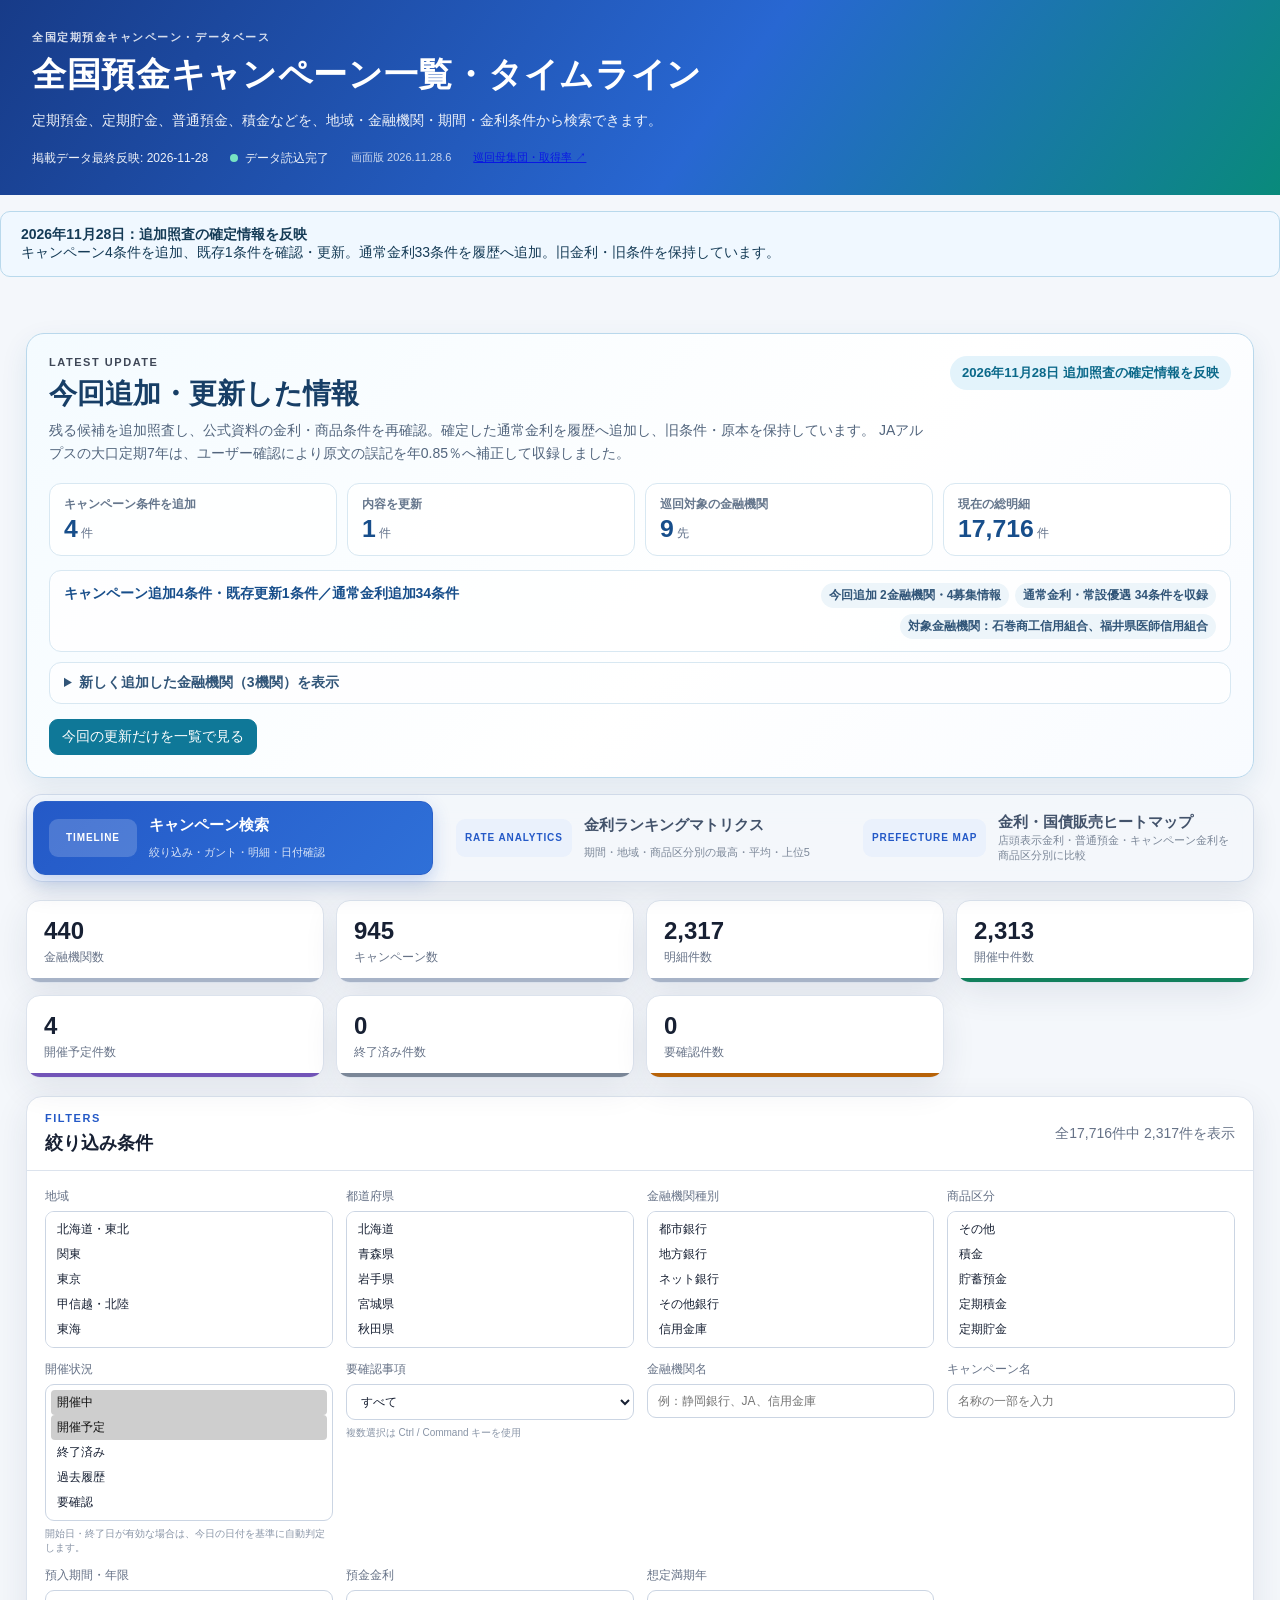
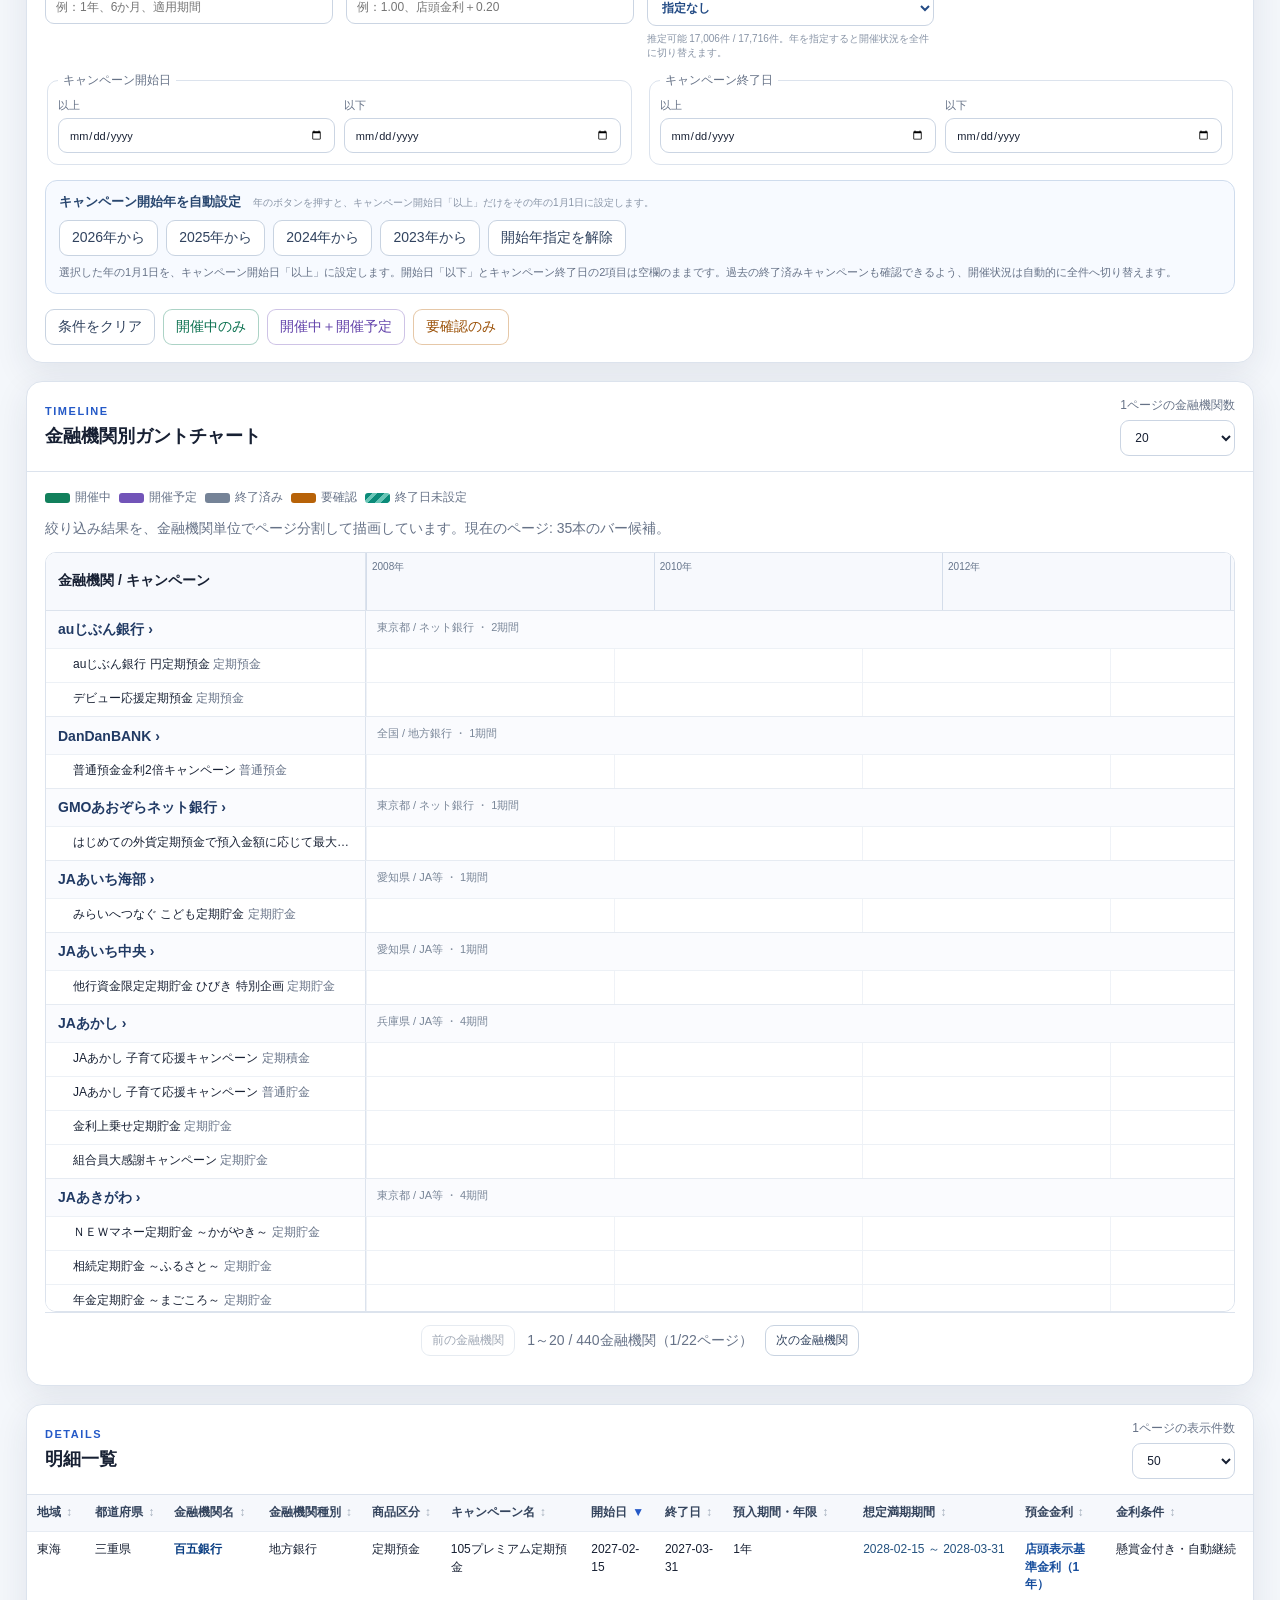
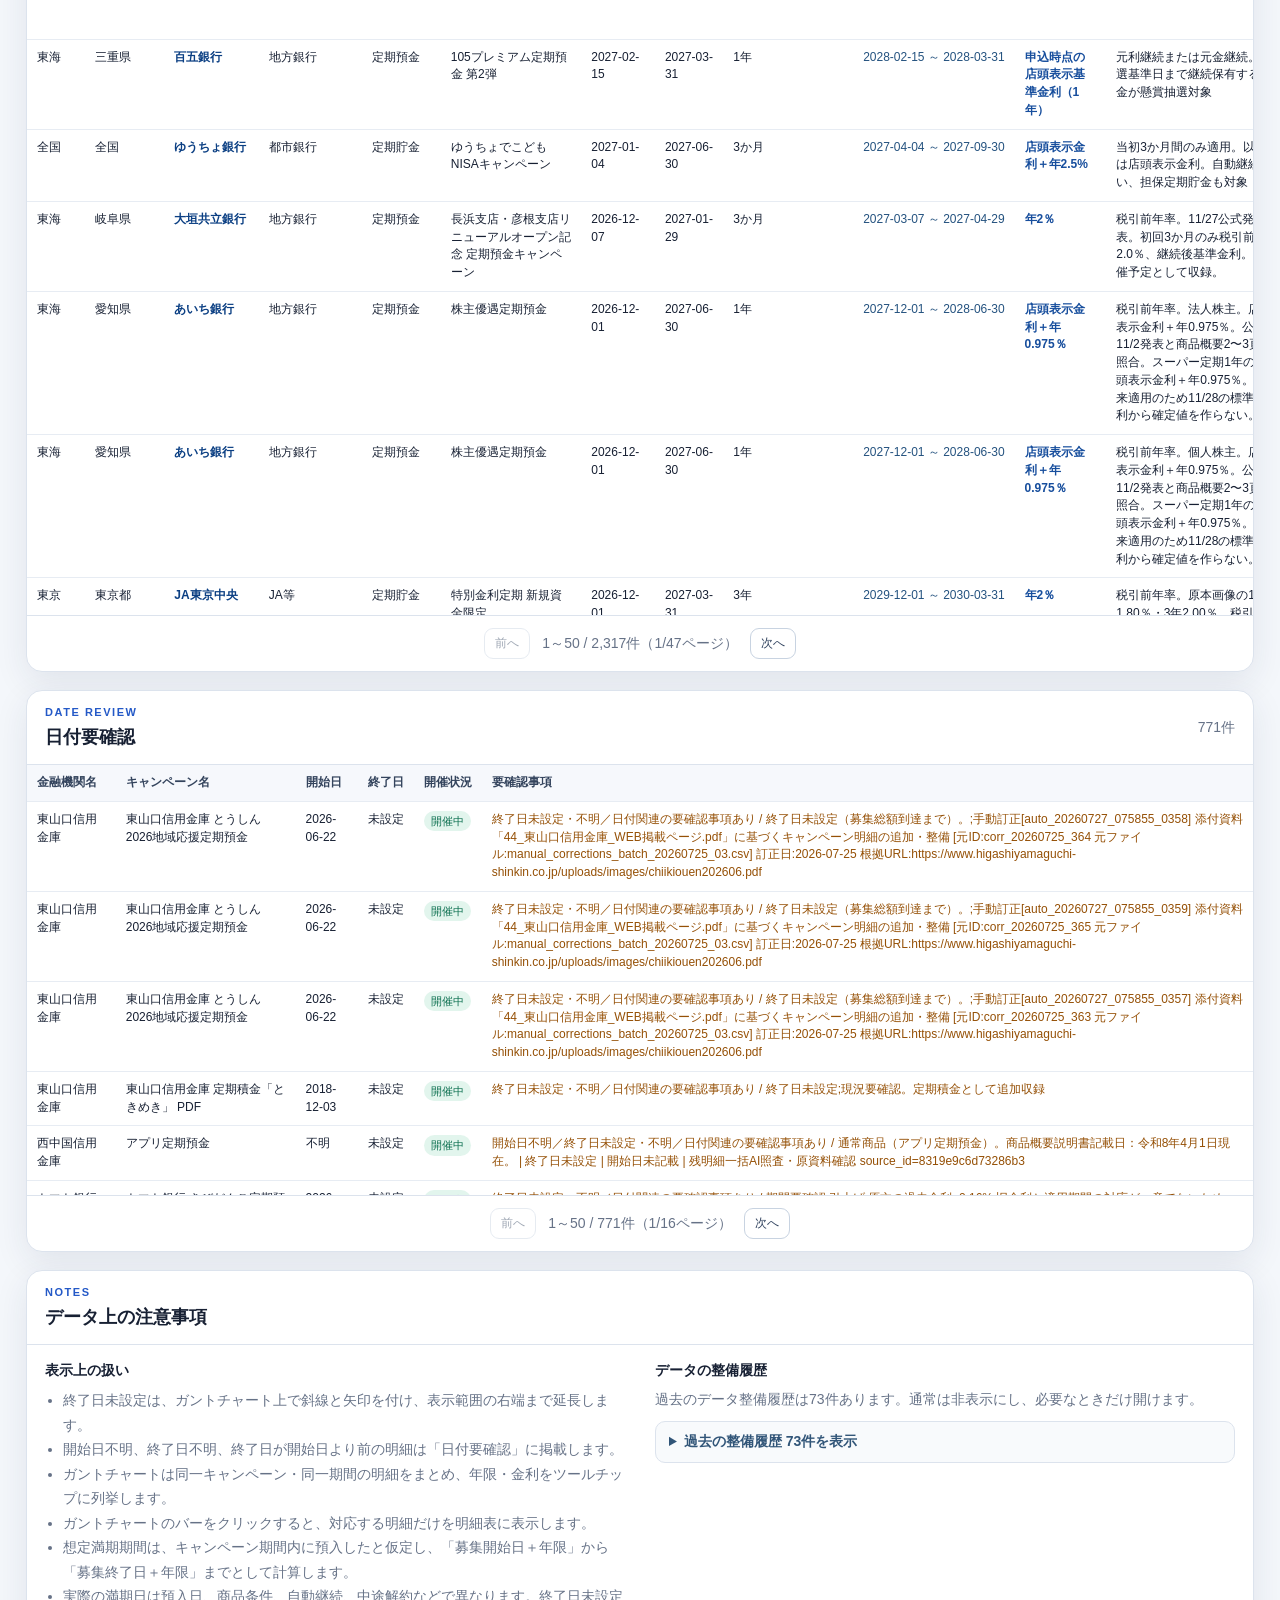
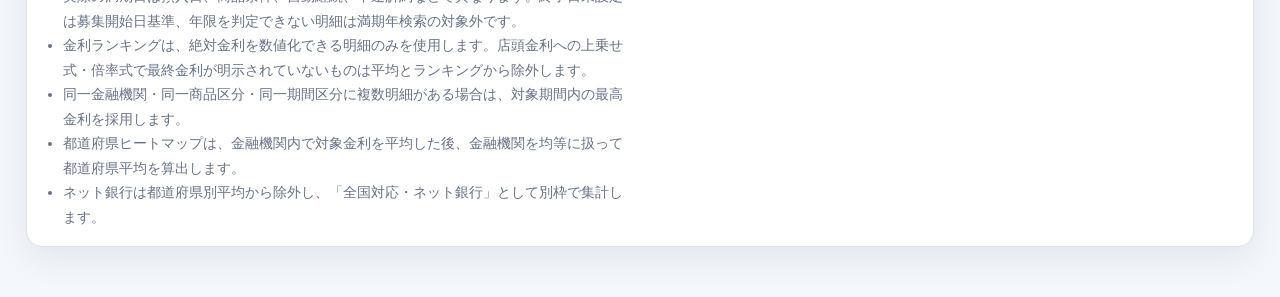
<file: index.html>
<!DOCTYPE html>

<html lang="ja">
<head>
<meta charset="utf-8"/>
<meta content="width=device-width, initial-scale=1, viewport-fit=cover" name="viewport"/>
<meta content="全国の預金キャンペーンを検索・比較できるガントチャート型データベース" name="description"/>
<meta content="no-cache, no-store, must-revalidate" http-equiv="Cache-Control"/>
<meta content="no-cache" http-equiv="Pragma"/>
<meta content="0" http-equiv="Expires"/>
<title>全国預金キャンペーン・データベース</title>
<link href="favicon_C_rate.svg?v=20260806-2" rel="icon" type="image/svg+xml"/>
<meta content="#0B7C93" name="theme-color"/>
<link href="styles.css?v=20261128-6" rel="stylesheet"/>
  <link rel="stylesheet" href="web_r1_bridge.css?v=20261025-20" data-r1-web-bridge="1">
<link rel="stylesheet" href="jgb_sales.css?v=20261121-2"/>
<link rel="stylesheet" href="institution_rate_matrix.css?v=20261121-8"/>
</head>
<body>
<header class="hero">
<div class="hero-inner">
<p class="eyebrow">全国定期預金キャンペーン・データベース</p>
<h1>全国預金キャンペーン一覧・タイムライン</h1>
<p class="hero-copy">定期預金、定期貯金、普通預金、積金などを、地域・金融機関・期間・金利条件から検索できます。</p>
<div class="hero-meta">
<span id="updatedAt">更新日時を読み込み中…</span>
<span class="status-dot" id="loadStatus">データ読込中</span>
<span class="app-version" id="appVersion">画面版 2026.11.28.6</span>
<a class="app-version" href="QUALITY_COVERAGE_DASHBOARD.html" target="_blank" rel="noopener">巡回母集団・取得率 ↗</a>
</div>
</div>
</header><section id="published-rate-update" style="max-width:1500px;margin:16px auto;padding:14px 20px;border:1px solid #b9d9ec;border-radius:10px;background:#f0f8ff;color:#153b56"><strong>2026年11月28日：追加照査の確定情報を反映</strong><br/>キャンペーン4条件を追加、既存1条件を確認・更新。通常金利33条件を履歴へ追加。旧金利・旧条件を保持しています。</section>
<main aria-busy="true" class="container" id="app">
<section class="alert error hidden" id="errorPanel" role="alert"></section>
<section class="alert warning hidden" id="warningPanel" role="status"></section>
<section aria-labelledby="latestUpdateTitle" class="latest-update-panel" id="latestUpdatePanel">
<div class="latest-update-heading">
<div>
<p class="section-kicker">LATEST UPDATE</p>
<h2 id="latestUpdateTitle">今回追加・更新した情報</h2>
<p class="latest-update-lead" id="latestUpdateLead">2026年11月2日版の全国データを読み込み中です。</p>
</div>
<div class="latest-update-date" id="latestUpdateDate">—</div>
</div>
<div aria-label="今回の更新件数" class="latest-update-metrics" id="latestUpdateMetrics"></div>
<div class="latest-update-compact" id="latestUpdateCompact" aria-live="polite"></div>
<details class="latest-update-details" id="latestUpdateDetails">
<summary id="latestUpdateDetailsToggle">金融機関別の内訳を表示</summary>
<div class="latest-update-list" id="latestUpdateList"></div>
</details>
<div class="latest-update-actions">
<button class="btn latest-update-button" id="showLatestOnly" type="button">今回の更新だけを一覧で見る</button>
<button class="btn hidden" id="showAllData" type="button">全データの表示に戻す</button>
</div>
</section>
<section aria-label="表示モード切替" class="workspace-tabs-shell" id="workspaceTabsShell">
<div aria-label="表示モード" class="workspace-tabs" role="tablist">
<button aria-controls="timelineTabPanel" aria-selected="true" class="workspace-tab is-active" data-view="timeline" id="timelineTab" role="tab" tabindex="0" type="button">
<span class="workspace-tab-kicker">TIMELINE</span>
<span class="workspace-tab-title">キャンペーン検索</span>
<span class="workspace-tab-description">絞り込み・ガント・明細・日付確認</span>
</button>
<button aria-controls="analyticsTabPanel" aria-selected="false" class="workspace-tab" data-view="analytics" id="analyticsTab" role="tab" tabindex="-1" type="button">
<span class="workspace-tab-kicker">RATE ANALYTICS</span>
<span class="workspace-tab-title">金利ランキングマトリクス</span>
<span class="workspace-tab-description">期間・地域・商品区分別の最高・平均・上位5</span>
</button>
<button aria-controls="heatmapTabPanel" aria-selected="false" class="workspace-tab" data-view="heatmap" id="heatmapTab" role="tab" tabindex="-1" type="button">
<span class="workspace-tab-kicker">PREFECTURE MAP</span>
<span class="workspace-tab-title">金利・国債販売ヒートマップ</span>
<span class="workspace-tab-description">47都道府県の1年・3年・5年平均とネット銀行比較</span>
</button>
</div>
</section><div aria-labelledby="timelineTab" class="workspace-tab-panel" id="timelineTabPanel" role="tabpanel"><section aria-label="集計" class="stat-grid">
<article class="stat-card"><div class="stat-number" id="statInstitutions">—</div><div class="stat-label">金融機関数</div></article>
<article class="stat-card"><div class="stat-number" id="statCampaigns">—</div><div class="stat-label">キャンペーン数</div></article>
<article class="stat-card"><div class="stat-number" id="statRecords">—</div><div class="stat-label">明細件数</div></article>
<article class="stat-card active"><div class="stat-number" id="statActive">—</div><div class="stat-label">開催中件数</div></article>
<article class="stat-card scheduled"><div class="stat-number" id="statScheduled">—</div><div class="stat-label">開催予定件数</div></article>
<article class="stat-card ended"><div class="stat-number" id="statEnded">—</div><div class="stat-label">終了済み件数</div></article>
<article class="stat-card review"><div class="stat-number" id="statReview">—</div><div class="stat-label">要確認件数</div></article>
</section><section class="panel" id="filtersPanel">
<div class="panel-header">
<div>
<p class="section-kicker">FILTERS</p>
<h2>絞り込み条件</h2>
</div>
<div class="panel-header-actions">
<div class="muted" id="filterSummary">—</div>
<button aria-controls="filtersBody" aria-expanded="true" class="btn small mobile-panel-toggle" id="mobileFilterToggle" type="button">条件を閉じる</button>
</div>
</div>
<div class="panel-body" id="filtersBody">
<div class="filter-grid">
<label>地域
            <select aria-label="地域（複数選択可）" id="regionFilter" multiple="" size="5"></select>
</label>
<label>都道府県
            <select aria-label="都道府県（複数選択可）" id="prefectureFilter" multiple="" size="5"></select>
</label>
<label>金融機関種別
            <select aria-label="金融機関種別（複数選択可）" id="institutionTypeFilter" multiple="" size="5"></select>
</label>
<label>商品区分
            <select aria-label="商品区分（複数選択可）" id="productTypeFilter" multiple="" size="5"></select>
</label>
<label>開催状況
            <select aria-label="開催状況（複数選択可）" id="statusFilter" multiple="" size="5"></select>
<span class="field-help">開始日・終了日が有効な場合は、今日の日付を基準に自動判定します。</span>
</label>
<label>要確認事項
            <select id="reviewFilter">
<option value="all">すべて</option>
<option value="yes">要確認事項あり</option>
<option value="no">要確認事項なし</option>
</select>
<span class="field-help">複数選択は Ctrl / Command キーを使用</span>
</label>
<label>金融機関名
            <input id="institutionSearch" placeholder="例：静岡銀行、JA、信用金庫" type="search"/>
</label>
<label>キャンペーン名
            <input id="campaignSearch" placeholder="名称の一部を入力" type="search"/>
</label>
<label>預入期間・年限
            <input id="termSearch" placeholder="例：1年、6か月、適用期間" type="search"/>
</label>
<label>預金金利
            <input id="rateSearch" placeholder="例：1.00、店頭金利＋0.20" type="search"/>
</label>
<label class="maturity-filter">想定満期年
            <select id="maturityYearFilter">
<option value="">指定なし</option>
</select>
<span class="field-help" id="maturityCoverage">満期推定可能件数を集計中…</span>
</label>
<fieldset class="date-fieldset">
<legend>キャンペーン開始日</legend>
<label>以上<input id="startFrom" type="date"/></label>
<label>以下<input id="startTo" type="date"/></label>
</fieldset>
<fieldset class="date-fieldset">
<legend>キャンペーン終了日</legend>
<label>以上<input id="endFrom" type="date"/></label>
<label>以下<input id="endTo" type="date"/></label>
</fieldset>
</div>
<div aria-label="キャンペーン開始年のクイック設定" class="date-quick-panel">
<div class="date-quick-title">
<strong>キャンペーン開始年を自動設定</strong>
<span class="field-help" id="quickPeriodStatus">年のボタンを押すと、キャンペーン開始日「以上」だけをその年の1月1日に設定します。</span>
</div>
<div class="date-preset-buttons">
<button aria-pressed="false" class="btn date-preset" data-label="2026年から" data-year="2026" type="button">2026年から</button>
<button aria-pressed="false" class="btn date-preset" data-label="2025年から" data-year="2025" type="button">2025年から</button>
<button aria-pressed="false" class="btn date-preset" data-label="2024年から" data-year="2024" type="button">2024年から</button>
<button aria-pressed="false" class="btn date-preset" data-label="2023年から" data-year="2023" type="button">2023年から</button>
<button class="btn date-preset-clear" id="clearDatePreset" type="button">開始年指定を解除</button>
</div>
<p class="date-quick-help">選択した年の1月1日を、キャンペーン開始日「以上」に設定します。開始日「以下」とキャンペーン終了日の2項目は空欄のままです。過去の終了済みキャンペーンも確認できるよう、開催状況は自動的に全件へ切り替えます。</p>
</div>
<div class="quick-actions">
<button class="btn" id="clearFilters">条件をクリア</button>
<button class="btn active-btn" id="activeOnly">開催中のみ</button>
<button class="btn scheduled-btn" id="activeScheduled">開催中＋開催予定</button>
<button class="btn review-btn" id="reviewOnly">要確認のみ</button>
</div>
</div>
</section><section class="panel" id="ganttPanel">
<div class="panel-header">
<div>
<p class="section-kicker">TIMELINE</p>
<h2>金融機関別ガントチャート</h2>
</div>
<div class="toolbar">
<label>1ページの金融機関数
            <select id="ganttPageSize">
<option value="10">10</option>
<option selected="" value="20">20</option>
<option value="30">30</option>
</select>
</label>
</div>
</div>
<div class="panel-body">
<div aria-label="凡例" class="legend">
<span><i class="legend-bar status-active"></i>開催中</span>
<span><i class="legend-bar status-scheduled"></i>開催予定</span>
<span><i class="legend-bar status-ended"></i>終了済み</span>
<span><i class="legend-bar status-review"></i>要確認</span>
<span><i class="legend-bar open-ended"></i>終了日未設定</span>
</div>
<p class="muted" id="ganttInfo"></p>
<p class="mobile-scroll-hint">横にスワイプしても左端の金融機関名・キャンペーン名は固定表示されます。バーをタップすると対応する明細へ移動します。</p>
<div class="gantt-wrap" id="ganttWrap"><div class="gantt" id="gantt"></div></div>
<div class="pager">
<button class="btn small" id="ganttPrev">前の金融機関</button>
<span class="muted" id="ganttPageInfo">—</span>
<button class="btn small" id="ganttNext">次の金融機関</button>
</div>
</div>
</section><section class="panel institution-detail-panel hidden" id="institutionDetailPanel" aria-labelledby="institutionDetailTitle">
<div class="institution-detail-hero">
<div>
<p class="section-kicker">FINANCIAL INSTITUTION PROFILE</p>
<h2 id="institutionDetailTitle">金融機関の詳細</h2>
<p id="institutionDetailMeta" class="muted"></p>
</div>
<button class="btn institution-detail-close" id="institutionDetailClose" type="button">一覧へ戻る</button>
</div>
<div class="institution-detail-body">
<div class="institution-summary-grid" id="institutionSummaryGrid"></div>
<section class="institution-subpanel institution-nearby-panel">
<div class="institution-subpanel-heading">
<div><h3>同県・近隣のキャンペーン金利マトリクス</h3><p class="muted" id="institutionNearbyDescription">金融機関を行、預入年限を列にして、開催中キャンペーンの金利を比較します。</p></div>
<label class="institution-nearby-filter">金融機関の業態
<select id="institutionNearbyTypeFilter" aria-label="同県・近隣キャンペーンの金融機関業態">
<option value="">すべての業態</option>
</select>
</label>
</div>
<div class="institution-nearby-columns" id="institutionNearbyCampaigns"></div>
</section>
<section class="institution-subpanel institution-timeline-panel">
<div class="institution-subpanel-heading">
<div><h3>キャンペーン預金タイムライン</h3><p class="muted" id="institutionTimelineDescription">この金融機関のキャンペーン募集期間を時系列で表示します。横棒を選ぶと対応する明細へ移動します。</p></div>
</div>
<div class="legend institution-timeline-legend"><span><i class="legend-bar status-active"></i>開催中</span><span><i class="legend-bar status-scheduled"></i>開催予定</span><span><i class="legend-bar status-ended"></i>終了済み</span><span><i class="legend-bar status-review"></i>要確認</span><span><i class="legend-bar open-ended"></i>終了日未設定</span></div>
<div class="gantt-wrap institution-detail-gantt-wrap"><div class="gantt" id="institutionCampaignTimeline"></div></div>
</section>
<section class="institution-subpanel">
<div class="institution-subpanel-heading">
<div><h3>金利履歴とTIBOR比較</h3><p class="muted">預金金利を階段状に保持し、TIBORと金利差を日次・週次・改定時点で比較できます。</p></div>
<div class="institution-chart-controls">
<label>表示する金利<select id="institutionSeriesSelect"></select></label>
<label id="institutionTermControl" hidden>預入期間・年限<select id="institutionTermSelect"><option value="all">全年限（各時点の最高金利）</option></select></label>
<label>表示粒度<select id="institutionComparisonFrequency"><option value="weekly" selected>週次（週末営業日）</option><option value="daily">日次（公表営業日）</option><option value="event">改定・開始日</option></select></label>
<label>TIBOR期間<select id="institutionTiborTenor"><option value="one_month">1か月</option><option value="three_month">3か月</option><option value="six_month">6か月</option><option value="twelve_month">12か月</option></select></label>
</div>
</div>
<div class="institution-chart-legend"><span><i class="deposit-line"></i>預金金利</span><span><i class="tibor-line"></i>日本円TIBOR</span><span><i class="spread-dot"></i>金利差（預金金利－TIBOR）</span></div>
<div class="institution-rate-chart" id="institutionRateChart"></div>
<div class="institution-spread-summary" id="institutionSpreadSummary"></div>
<div class="institution-spread-details hidden" id="institutionSpreadDetails"></div>
<p class="institution-tibor-note" id="institutionTiborNote"></p>
</section>
<section class="institution-subpanel">
<div class="institution-subpanel-heading"><div><h3>キャンペーン・預金商品の明細</h3><p class="muted" id="institutionCampaignCount"></p></div></div>
<div class="table-scroll"><table class="data-table institution-detail-table"><thead><tr><th>状況</th><th>商品区分</th><th>商品・キャンペーン名</th><th>募集・適用期間</th><th>年限</th><th>金利</th><th>条件</th><th>公式資料</th></tr></thead><tbody id="institutionCampaignBody"></tbody></table></div>
</section>
<section class="institution-subpanel">
<div class="institution-subpanel-heading"><div><h3>普通預金・店頭金利の履歴</h3><p class="muted" id="institutionBaseRateCount"></p></div></div>
<div class="table-scroll"><table class="data-table institution-detail-table"><thead><tr><th>基準日</th><th>商品分類</th><th>商品名</th><th>年限</th><th>金利</th><th>金額・条件</th><th>比較区分</th><th>公式資料</th></tr></thead><tbody id="institutionBaseRateBody"></tbody></table></div>
</section>
</div>
</section><section class="panel" id="tablePanel">
<div class="panel-header">
<div>
<p class="section-kicker">DETAILS</p>
<h2>明細一覧</h2>
</div>
<div class="toolbar">
<div class="mobile-sort-controls" aria-label="スマートフォン用並べ替え">
<label>並べ替え
<select id="mobileSortKey">
<option value="campaign_start_date">開始日</option>
<option value="campaign_end_date">終了日</option>
<option value="institution_name">金融機関名</option>
<option value="interest_rate">預金金利</option>
<option value="term">預入期間・年限</option>
<option value="status">開催状況</option>
</select>
</label>
<label>順序
<select id="mobileSortDir">
<option value="desc">降順</option>
<option value="asc">昇順</option>
</select>
</label>
</div>
<label>1ページの表示件数
            <select id="tablePageSize">
<option value="20">20</option>
<option selected="" value="50">50</option>
<option value="100">100</option>
<option value="200">200</option>
</select>
</label>
</div>
</div>
<div class="focus-banner hidden" id="focusBanner">
<span id="focusText"></span>
<button class="btn small" id="clearFocus">ガント選択を解除</button>
</div>
<div class="panel-body no-pad">
<div class="table-scroll">
<table class="data-table" id="detailTable">
<thead><tr>
<th data-sort="region">地域</th>
<th data-sort="prefecture">都道府県</th>
<th data-sort="institution_name">金融機関名</th>
<th data-sort="institution_type">金融機関種別</th>
<th data-sort="product_type">商品区分</th>
<th data-sort="campaign_name">キャンペーン名</th>
<th data-sort="campaign_start_date">開始日</th>
<th data-sort="campaign_end_date">終了日</th>
<th data-sort="term">預入期間・年限</th>
<th data-sort="_maturitySort">想定満期期間</th>
<th data-sort="interest_rate">預金金利</th>
<th data-sort="rate_condition">金利条件</th>
<th data-sort="eligibility_conditions">対象者・条件</th>
<th data-sort="deposit_amount">預入金額</th>
<th data-sort="status">開催状況</th>
<th data-sort="review_notes">要確認事項</th>
<th>商品URL</th>
</tr></thead>
<tbody id="detailBody"></tbody>
</table>
</div>
<div class="pager">
<button class="btn small" id="tablePrev">前へ</button>
<span class="muted" id="tablePageInfo">—</span>
<button class="btn small" id="tableNext">次へ</button>
</div>
</div>
</section><section class="panel" id="dateIssuesPanel">
<div class="panel-header">
<div>
<p class="section-kicker">DATE REVIEW</p>
<h2>日付要確認</h2>
</div>
<div class="muted" id="dateIssueCount">—</div>
</div>
<div class="panel-body no-pad">
<div class="table-scroll compact-table-scroll">
<table class="data-table compact-table">
<thead><tr><th>金融機関名</th><th>キャンペーン名</th><th>開始日</th><th>終了日</th><th>開催状況</th><th>要確認事項</th></tr></thead>
<tbody id="dateIssueBody"></tbody>
</table>
</div>
<div class="pager">
<button class="btn small" id="dateIssuePrev">前へ</button>
<span class="muted" id="dateIssuePageInfo">—</span>
<button class="btn small" id="dateIssueNext">次へ</button>
</div>
</div>
</section><section class="panel" id="notesPanel">
<div class="panel-header">
<div>
<p class="section-kicker">NOTES</p>
<h2>データ上の注意事項</h2>
</div>
</div>
<div class="panel-body notes-grid">
<div>
<h3>表示上の扱い</h3>
<ul>
<li>終了日未設定は、ガントチャート上で斜線と矢印を付け、表示範囲の右端まで延長します。</li>
<li>開始日不明、終了日不明、終了日が開始日より前の明細は「日付要確認」に掲載します。</li>
<li>ガントチャートは同一キャンペーン・同一期間の明細をまとめ、年限・金利をツールチップに列挙します。</li>
<li>ガントチャートのバーをクリックすると、対応する明細だけを明細表に表示します。</li>
<li>想定満期期間は、キャンペーン期間内に預入したと仮定し、「募集開始日＋年限」から「募集終了日＋年限」までとして計算します。</li>
<li>実際の満期日は預入日、商品条件、自動継続、中途解約などで異なります。終了日未設定は募集開始日基準、年限を判定できない明細は満期年検索の対象外です。</li>
<li>金利ランキングは、絶対金利を数値化できる明細のみを使用します。店頭金利への上乗せ式・倍率式で最終金利が明示されていないものは平均とランキングから除外します。</li>
<li>同一金融機関・同一商品区分・同一期間区分に複数明細がある場合は、対象期間内の最高金利を採用します。</li>
<li>都道府県ヒートマップは、金融機関内で対象金利を平均した後、金融機関を均等に扱って都道府県平均を算出します。</li>
<li>ネット銀行は都道府県別平均から除外し、「全国対応・ネット銀行」として別枠で集計します。</li>
</ul>
</div>
<div>
<h3>データの整備履歴</h3>
<p class="metadata-notes-summary" id="metadataNotesSummary">履歴を読み込み中…</p>
<details class="metadata-history">
<summary id="metadataNotesToggle">過去の整備履歴を表示</summary>
<ul id="metadataNotes"><li>読み込み中…</li></ul>
</details>
</div>
</div>
</section></div><div aria-labelledby="analyticsTab" class="workspace-tab-panel" hidden="" id="analyticsTabPanel" role="tabpanel"><section class="panel" id="rateAnalyticsPanel">
<div class="panel-header">
<div>
<p class="section-kicker">RATE ANALYTICS</p>
<h2>期間別金利ランキング・マトリクス</h2>
</div>
<div class="muted" id="analyticsSummary">条件を読み込み中…</div>
</div>
<div class="panel-body">
<div class="analytics-controls">
<fieldset class="analytics-period">
<legend>集計対象期間（期間が重なるキャンペーン）</legend>
<label>開始<input id="analyticsDateFrom" type="date"/></label>
<label>終了<input id="analyticsDateTo" type="date"/></label>
</fieldset>
<label>地域
            <select aria-label="ランキング対象地域（複数選択可）" id="analyticsRegionFilter" multiple="" size="5"></select>
</label>
<label>都道府県
            <select aria-label="ランキング対象都道府県（複数選択可）" id="analyticsPrefectureFilter" multiple="" size="5"></select>
<span class="field-help">地域を選択すると、該当する都道府県だけを表示します。</span>
</label>
<label>商品区分
            <select aria-label="ランキング対象商品区分（複数選択可）" id="analyticsProductFilter" multiple="" size="5"></select>
</label>
<label>ランキング金利
<select aria-label="ランキングに使用する金利" id="analyticsRateBasis">
<option selected="" value="maximum">達成可能な最高金利</option>
<option value="standard">標準金利</option>
</select>
<span class="field-help">内訳未収録の明細は従来の預金金利を使用します。</span>
</label>
<label>マトリクスのY軸
            <select aria-label="金利マトリクスに表示する金融機関の範囲" id="analyticsDisplayMode">
<option selected="" value="all">すべての金融機関（全順位）</option>
</select>
<span class="field-help">条件に一致する金融機関を省略せず、同一金利は同順位で表示します。</span>
</label>
<div class="analytics-actions">
<button class="btn" id="resetAnalytics">分析条件を初期化</button>
<span class="analytics-auto-update-note">条件を変更すると自動的に更新されます。</span>
</div>
</div>
<p class="analytics-help">定期預金・キャンペーン預金は6か月・1年・3年・5年で比較します。開始日・終了日を指定すると、その期間と1日以上重なるキャンペーンを集計します。普通預金を選択した場合は預入期間がないため、通常金利履歴の最新値を専用の「普通預金」列で比較します。地域・都道府県は複数選択でき、条件に一致する全金融機関を全順位で表示します。同一金利は同順位です。</p>
<p class="mobile-scroll-hint analytics-scroll-hint">平均・最高カードとランキング表は横にスワイプできます。</p>
<div aria-live="polite" class="analytics-results" id="analyticsResults"></div>
</div>
</section></div>

<div aria-labelledby="heatmapTab" class="workspace-tab-panel" hidden="" id="heatmapTabPanel" role="tabpanel">
<section class="panel" id="prefectureHeatmapPanel">
<div class="panel-header">
<div>
<p class="section-kicker">PREFECTURE RATE MAP</p>
<h2>都道府県別 預金・貯金金利ヒートマップ</h2>
</div>
<div class="muted" id="heatmapSummary">条件を読み込み中…</div>
</div>
<div class="panel-body">
<div class="heatmap-controls">
<fieldset class="heatmap-term-switch" aria-label="預入期間・年限">
<legend id="heatmapTermLegend">預入期間・年限</legend>
<div class="heatmap-term-buttons">
<button class="btn heatmap-term-button is-active" data-heatmap-term="1y" type="button" aria-pressed="true">1年</button>
<button class="btn heatmap-term-button" data-heatmap-term="3y" type="button" aria-pressed="false">3年</button>
<button class="btn heatmap-term-button" data-heatmap-term="5y" type="button" aria-pressed="false">5年</button>
</div>
</fieldset>
<label>商品区分
<select aria-label="ヒートマップ対象商品区分" id="heatmapProductFilter"></select>
</label>
<label>集計金利
<select aria-label="ヒートマップに使用する金利" id="heatmapRateBasis">
<option selected="" value="maximum">達成可能な最高金利</option>
<option value="standard">標準金利</option>
</select>
</label>
<fieldset class="analytics-period heatmap-campaign-period" id="heatmapCampaignPeriod" hidden>
<legend>集計対象期間（期間が重なるキャンペーン）</legend>
<label>開始<input id="heatmapCampaignDateFrom" type="date"/></label>
<label>終了<input id="heatmapCampaignDateTo" type="date"/></label>
</fieldset>
<label>地域金融機関の種別
<select aria-label="ヒートマップ対象金融機関種別（複数選択可）" id="heatmapInstitutionTypeFilter" multiple="" size="6"></select>
<span class="field-help">ネット銀行は都道府県平均に含めず、全国向け別枠で表示します。</span>
</label>
<label>開催状況
<select aria-label="ヒートマップ対象開催状況（複数選択可）" id="heatmapStatusFilter" multiple="" size="4"></select>
</label>
<div class="heatmap-actions">
<button class="btn" id="resetHeatmap" type="button">ヒートマップ条件を初期化</button>
<span class="analytics-auto-update-note">条件を変更すると自動更新されます。</span>
</div>
</div>
<section class="heatmap-institution-coverage" id="heatmapInstitutionCoverage" aria-live="polite">
<div class="heatmap-institution-coverage-heading">
<div><span class="section-kicker">INSTITUTION COVERAGE</span><strong>現在の条件で対象となる金融機関数</strong></div>
<span class="muted" id="heatmapInstitutionCoverageNote">対象金融機関を集計中…</span>
</div>
<div class="heatmap-institution-coverage-grid" id="heatmapInstitutionCoverageGrid"></div>
</section>
<p class="heatmap-help">商品区分で「普通預金」または「普通貯金」を選ぶと、年限を指定せず数値化可能な金利を集計します。定期預金・定期貯金では1年・3年・5年を選択できます。同じ金融機関に複数の対象明細がある場合は、その金融機関内で平均した後、各金融機関を均等に扱って都道府県平均を算出します。</p>
<div class="heatmap-summary-grid" id="heatmapSummaryCards"></div>
<div class="heatmap-main-grid">
<section class="heatmap-map-card" aria-label="日本地図ヒートマップ">
<div class="heatmap-card-heading">
<div><h3 id="heatmapMapTitle">1年平均金利</h3><p class="muted">都道府県を選択すると金融機関別内訳を表示します。</p></div>
<div class="heatmap-legend" id="heatmapLegend" aria-label="色の凡例"></div>
</div>
<div class="japan-map-scroll">
<svg aria-labelledby="heatmapMapTitle" class="geolonia-svg-map japan-prefecture-map" id="japanHeatmap" preserveAspectRatio="xMidYMid meet" role="img" viewBox="0 0 1000 1000" xmlns="http://www.w3.org/2000/svg">
  <title>Japanese Prefectures</title>
  <desc>都道府県ごとの平均預金金利を色分けして表示する日本地図です。地図形状はGeolonia Japanese Prefecturesを利用しています。</desc>
  <g class="svg-map" transform="matrix(1.028807, 0, 0, 1.028807, -47.544239, -28.806583)">
    <g class="prefectures" transform="matrix(1, 0, 0, 1, 6, 18)">
      <g class="okinawa kyushu-okinawa prefecture" data-code="47" stroke-linejoin="round" fill="#EEEEEE" fill-rule="nonzero" stroke="#000000" stroke-width="1.0" transform="translate(52.000000, 193.000000)">
        <title>沖縄 / Okinawa</title>
        <polygon points="4 109 6 110 4 111 0 110"/>
        <polygon points="48 121 55 123 51 129 39 124 42 122 44 125 46 118"/>
        <polygon points="132 113 130 110 132 110 130 108 133 105 132 100 135 108 142 114"/>
        <polygon points="225 23 224 28 219 23 223 21"/>
        <polygon points="73 117 77 112 79 113 73 120 72 126 66 127 64 125 67 122 63 119 71 120"/>
        <polygon points="287 20 291 17 286 15 285 8 292 10 292 14 299 13 298 11 307 0 309 5 309 9 305 15 300 15 299 19 293 19 294 21 288 25 281 25 286 34 281 31 276 39 280 41 270 46 270 38 277 32 275 24 280 25"/>
        <polygon points="127 106 126 103 128 104"/>
        <polygon points="279 8 279 6 283 8"/>
        <polygon points="293 11 294 13 292 12"/>
      </g>
      <g class="kagoshima kyushu kyushu-okinawa prefecture" data-code="46" stroke-linejoin="round" fill="#EEEEEE" fill-rule="nonzero" stroke="#000000" stroke-width="1.0" transform="translate(96.000000, 17.000000)">
        <title>鹿児島 / Kagoshima</title>
        <polygon points="23 949 26 951 23 952"/>
        <polygon points="33 960 32 954 39 950 48 956 47 961 41 965 35 964"/>
        <polygon points="64 953 64 958 59 959 58 952 62 949 63 939 70 929 71 938"/>
        <polygon points="38 844 43 848 52 844 57 850 56 852 61 859 66 864 65 869 70 871 73 880 80 881 80 888 78 891 75 890 70 896 75 899 73 903 76 902 69 905 66 910 50 918 50 913 55 910 59 898 53 889 54 884 48 881 53 879 54 883 57 884 61 878 54 872 50 874 44 887 46 898 51 901 49 906 43 907 40 901 27 901 28 897 25 896 27 894 22 890 31 890 35 880 32 871 27 867 30 860 28 848 31 846 35 848"/>
        <polygon points="31 837 34 836 33 838"/>
        <polygon points="27 848 24 842 29 840 30 844"/>
        <polygon points="4 868 6 865 7 867 2 875 0 874"/>
        <polygon points="12 864 9 861 14 861"/>
        <polygon points="284 149 280 150 279 146 289 144"/>
        <polygon points="301 126 301 118 306 118 305 122 309 126 308 129 303 132 300 128"/>
        <polygon points="363 98 360 99 359 97 365 93"/>
        <polygon points="344 90 331 98 335 101 330 104 327 103 329 107 323 102 325 99 316 97 324 97 325 95 321 94 335 88 337 90 339 86 344 85 342 89 344 87 345 89 347 82 349 88"/>
        <polygon points="324 108 322 106 320 108 318 101 323 102 322 105 328 107 325 109 326 107"/>
        <polygon points="355 12 352 16 352 13"/>
        <polygon points="361 1 363 0 365 4"/>
      </g>
      <g class="miyazaki kyushu kyushu-okinawa prefecture" data-code="45" stroke-linejoin="round" fill="#EEEEEE" fill-rule="nonzero" stroke="#000000" stroke-width="1.0" transform="translate(152.000000, 824.000000)">
        <title>宮崎 / Miyazaki</title>
        <polygon points="36 0 38 1 43 0 48 5 56 5 59 1 63 2 63 7 65 7 54 17 53 21 56 22 52 23 51 25 53 26 47 34 41 51 39 74 34 79 32 91 27 89 22 84 24 81 24 74 17 73 14 64 9 62 10 57 5 52 0 45 1 43 22 41 19 35 23 30 18 23 18 16 23 14 32 0"/>
      </g>
      <g class="oita kyushu kyushu-okinawa prefecture" data-code="44" stroke-linejoin="round" fill="#EEEEEE" fill-rule="nonzero" stroke="#000000" stroke-width="1.0" transform="translate(163.000000, 771.000000)">
        <title>大分 / Oita</title>
        <polygon points="0 34 3 29 0 26 2 24 1 19 5 13 12 9 19 10 20 3 33 7 38 0 47 4 49 10 46 18 43 17 43 20 35 22 36 26 40 28 56 27 50 36 56 36 53 38 56 40 61 38 62 41 57 41 55 45 65 49 59 49 61 51 57 54 60 55 54 56 54 60 52 60 52 55 48 54 45 58 37 58 32 53 27 54 25 53 21 49 22 43 15 30 9 30 10 36 8 39"/>
      </g>
      <g class="kumamoto kyushu kyushu-okinawa prefecture" data-code="43" stroke-linejoin="round" fill="#EEEEEE" fill-rule="nonzero" stroke="#000000" stroke-width="1.0" transform="translate(115.000000, 800.000000)">
        <title>熊本 / kumamoto</title>
        <path d="M8,37 L13,38 L13,48 L5,57 L1,58 L1,52 L5,51 L0,50 L4,40 L3,37 L8,37 Z M20,47 L14,47 L12,43 L19,39 L26,39 L23,47 L20,47 Z M24,34 L26,34 L26,38 L23,38 L24,34 Z M38,67 L33,61 L24,65 L19,61 L32,46 L30,40 L32,41 L31,39 L37,34 L26,34 L34,28 L35,23 L27,15 L26,10 L31,10 L30,7 L35,3 L39,4 L40,0 L48,5 L56,10 L58,7 L57,1 L63,1 L70,14 L69,20 L73,24 L69,24 L60,38 L55,40 L55,47 L60,54 L56,59 L59,65 L38,67 Z"/>
      </g>
      <g class="nagasaki kyushu kyushu-okinawa prefecture" data-code="42" stroke-linejoin="round" fill="#EEEEEE" fill-rule="nonzero" stroke="#000000" stroke-width="1.0" transform="translate(44.000000, 700.000000)">
        <title>長崎 / Nagasaki</title>
        <path d="M53,1 L55,0 L57,2 L54,5 L55,9 L49,15 L48,19 L51,18 L49,22 L51,21 L48,25 L48,20 L46,22 L46,19 L45,22 L42,20 L44,20 L45,15 L47,15 L45,14 L49,10 L46,8 L48,3 L52,3 L53,1 Z M46,29 L43,35 L37,36 L40,22 L41,24 L45,25 L44,22 L45,26 L48,25 L46,29 Z M67,59 L68,61 L64,63 L60,59 L62,59 L61,56 L64,53 L67,55 L66,57 L68,58 L67,59 Z M28,110 L25,115 L26,110 L23,107 L26,106 L26,102 L28,102 L30,94 L28,105 L33,106 L30,108 L28,106 L28,110 Z M24,112 L21,111 L21,109 L23,111 L22,108 L24,112 Z M19,113 L20,110 L19,116 L16,111 L19,113 Z M6,118 L9,117 L10,119 L12,115 L16,125 L9,124 L9,129 L0,126 L1,124 L3,126 L4,125 L2,125 L5,122 L4,116 L6,118 Z M65,80 L62,81 L64,78 L65,80 Z M67,82 L70,84 L67,86 L67,82 Z M29,88 L31,85 L33,87 L29,88 Z M54,76 L51,77 L55,74 L54,76 Z M66,86 L64,89 L66,96 L73,98 L72,102 L78,109 L86,112 L79,117 L92,118 L94,123 L92,130 L82,134 L80,128 L85,124 L84,122 L79,121 L71,123 L68,129 L60,134 L64,129 L63,126 L65,127 L67,123 L64,125 L63,118 L59,117 L56,111 L59,100 L63,104 L62,108 L63,106 L66,108 L64,115 L75,118 L71,112 L72,107 L69,103 L66,105 L65,99 L62,99 L62,97 L58,100 L60,98 L57,96 L57,93 L57,95 L53,93 L57,87 L54,86 L55,83 L60,82 L60,85 L65,84 L66,86 Z M49,88 L48,92 L42,94 L47,91 L45,89 L48,84 L52,84 L54,81 L55,84 L49,88 Z M15,115 L15,113 L18,116 L15,118 L15,115 Z M64,101 L63,104 L62,101 L64,98 L64,101 Z"/>
      </g>
      <g class="saga kyushu kyushu-okinawa prefecture" data-code="41" stroke-linejoin="round" fill="#EEEEEE" fill-rule="nonzero" stroke="#000000" stroke-width="1.0" transform="translate(108.000000, 773.000000)">
        <title>佐賀 / Saga</title>
        <polygon points="15 6 28 6 34 12 41 10 40 16 32 21 30 28 25 23 19 29 22 39 14 36 8 29 9 25 2 23 0 16 2 13 5 17 4 13 6 9 2 6 3 4 6 6 6 0 7 2 11 2 12 7"/>
      </g>
      <g class="fukuoka kyushu kyushu-okinawa prefecture" data-code="40" stroke-linejoin="round" fill="#EEEEEE" fill-rule="nonzero" stroke="#000000" stroke-width="1.0" transform="translate(123.000000, 752.000000)">
        <title>福岡 / Fukuoka</title>
        <polygon points="40 53 32 48 31 52 27 51 22 55 23 58 18 58 18 52 15 49 17 42 25 37 26 31 19 33 13 27 0 27 7 23 3 20 10 15 13 21 20 20 21 15 17 17 14 14 19 15 23 12 25 5 35 3 36 0 42 1 38 5 41 5 43 2 46 4 53 0 49 8 52 10 50 11 55 22 60 22 59 29 52 28 45 32 41 38 42 43 40 45 43 48"/>
      </g>
      <g class="kochi shikoku prefecture" data-code="39" stroke-linejoin="round" fill="#EEEEEE" fill-rule="nonzero" stroke="#000000" stroke-width="1.0" transform="translate(251.000000, 765.000000)">
        <title>高知 / Kochi</title>
        <path d="M61,0 L74,6 L80,4 L81,12 L88,13 L86,17 L88,21 L94,22 L87,41 L75,25 L65,21 L55,23 L55,21 L56,24 L44,28 L50,28 L44,29 L42,32 L41,29 L38,33 L39,38 L37,44 L34,44 L30,52 L25,53 L25,61 L22,64 L25,70 L21,66 L14,68 L9,65 L5,67 L6,61 L10,60 L9,57 L6,57 L8,54 L5,41 L9,44 L15,36 L20,33 L16,24 L27,23 L30,13 L37,4 L61,0 Z M1,69 L0,70 L0,67 L1,69 Z"/>
      </g>
      <g class="ehime shikoku prefecture" data-code="38" stroke-linejoin="round" fill="#EEEEEE" fill-rule="nonzero" stroke="#000000" stroke-width="1.0" transform="translate(225.000000, 737.000000)">
        <title>愛媛 / Ehime</title>
        <path d="M34,21 L31,20 L35,17 L34,21 Z M55,6 L51,6 L55,0 L57,3 L55,6 Z M60,5 L61,5 L60,7 L57,6 L60,5 Z M58,10 L54,12 L55,7 L60,8 L58,10 Z M32,85 L25,83 L25,86 L23,86 L24,81 L27,82 L21,76 L24,76 L22,72 L25,72 L22,71 L23,69 L20,67 L24,70 L28,66 L28,63 L24,63 L27,60 L19,60 L21,57 L19,56 L22,51 L16,50 L8,56 L0,57 L35,37 L41,18 L50,15 L48,11 L51,10 L59,24 L70,20 L80,22 L84,18 L89,20 L87,28 L63,32 L56,41 L53,51 L42,52 L46,61 L41,64 L35,72 L31,69 L34,82 L32,85 Z"/>
      </g>
      <g class="kagawa shikoku prefecture" data-code="37" stroke-linejoin="round" fill="#EEEEEE" fill-rule="nonzero" stroke="#000000" stroke-width="1.0" transform="translate(308.000000, 724.000000)">
        <title>香川 / Kagawa</title>
        <path d="M6,33 L1,31 L4,21 L0,17 L6,20 L19,10 L26,13 L30,9 L31,14 L34,11 L37,14 L36,17 L45,22 L44,25 L31,23 L22,30 L15,27 L6,33 Z M27,5 L25,4 L29,4 L27,5 Z M40,0 L42,0 L40,8 L38,7 L38,5 L35,9 L35,5 L31,3 L40,0 Z"/>
      </g>
      <g class="tokushima shikoku prefecture" data-code="36" stroke-linejoin="round" fill="#EEEEEE" fill-rule="nonzero" stroke="#000000" stroke-width="1.0" transform="translate(312.000000, 744.000000)">
        <title>徳島 / Tokushima</title>
        <path d="M50,2 L52,0 L51,4 L50,2 Z M41,2 L49,0 L49,3 L52,4 L48,13 L55,20 L50,24 L57,26 L38,36 L33,43 L27,42 L25,38 L27,34 L20,33 L19,25 L13,27 L0,21 L2,13 L11,7 L18,10 L27,3 L40,5 L41,2 Z"/>
      </g>
      <g class="yamaguchi chugoku prefecture" data-code="35" stroke-linejoin="round" fill="#EEEEEE" fill-rule="nonzero" stroke="#000000" stroke-width="1.0" transform="translate(168.000000, 710.000000)">
        <title>山口 / Yamaguchi</title>
        <path d="M45,0 L47,6 L43,11 L45,15 L50,15 L48,20 L50,24 L56,22 L58,24 L61,20 L60,16 L64,14 L64,21 L66,23 L67,29 L72,31 L72,36 L69,36 L70,44 L65,46 L65,54 L61,48 L57,48 L52,42 L47,44 L50,41 L46,38 L35,42 L32,39 L30,42 L29,40 L27,42 L27,38 L25,43 L21,45 L19,43 L16,45 L15,40 L9,36 L3,43 L3,36 L0,32 L4,27 L1,21 L4,17 L10,17 L5,15 L7,12 L16,14 L17,17 L24,17 L30,15 L29,12 L41,1 L43,2 L45,0 Z M64,54 L59,56 L62,52 L64,54 Z M75,50 L83,48 L78,50 L77,53 L73,50 L69,53 L67,48 L70,46 L75,50 Z M18,15 L18,13 L22,14 L18,15 Z M51,46 L48,46 L51,43 L51,46 Z"/>
      </g>
      <g class="hiroshima chugoku prefecture" data-code="34" stroke-linejoin="round" fill="#EEEEEE" fill-rule="nonzero" stroke="#000000" stroke-width="1.0" transform="translate(230.000000, 687.000000)">
        <title>広島 / Hiroshima</title>
        <path d="M73,40 L72,42 L69,40 L72,43 L70,42 L68,47 L63,45 L63,42 L54,44 L51,48 L39,49 L37,53 L30,55 L28,53 L25,56 L26,53 L23,47 L25,45 L17,44 L9,51 L10,54 L5,52 L4,46 L2,44 L2,37 L0,35 L5,30 L7,24 L6,22 L12,17 L20,19 L22,16 L27,18 L35,16 L32,11 L38,8 L45,0 L58,2 L65,4 L68,7 L66,14 L70,19 L69,24 L73,40 Z M45,53 L43,56 L41,53 L46,51 L45,53 Z M21,54 L20,50 L23,51 L22,59 L19,59 L21,56 L17,51 L21,54 Z M15,48 L16,50 L12,52 L15,48 Z M35,57 L33,56 L36,56 L35,57 Z M24,58 L26,58 L25,61 L28,61 L26,63 L20,62 L23,56 L26,56 L24,58 Z M59,49 L59,52 L56,49 L59,49 Z M57,50 L53,52 L54,50 L57,50 Z M60,44 L62,45 L59,47 L60,44 Z"/>
      </g>
      <g class="okayama chugoku prefecture" data-code="33" stroke-linejoin="round" fill="#EEEEEE" fill-rule="nonzero" stroke="#000000" stroke-width="1.0" transform="translate(295.000000, 673.000000)">
        <title>岡山 / Okayama</title>
        <polygon points="58 8 59 14 51 22 52 29 50 32 54 38 53 41 46 39 49 42 43 49 34 48 39 49 36 53 34 52 33 57 27 55 25 58 23 52 23 55 19 51 15 55 10 52 12 56 8 54 4 38 5 33 1 28 3 21 0 18 1 15 8 14 7 10 14 10 13 7 15 6 18 0 25 2 29 7 39 1 38 3 45 6 46 12"/>
      </g>
      <g class="shimane chugoku prefecture" data-code="32" stroke-linejoin="round" fill="#EEEEEE" fill-rule="nonzero" stroke="#000000" stroke-width="1.0" transform="translate(211.000000, 610.000000)">
        <title>島根 / Shimane</title>
        <path d="M74,14 L78,13 L75,17 L72,15 L73,19 L71,16 L74,14 Z M79,16 L77,19 L77,15 L79,14 L81,17 L79,16 Z M83,5 L88,0 L93,5 L92,9 L89,9 L91,11 L86,12 L83,5 Z M2,100 L10,98 L25,84 L35,78 L41,70 L52,65 L55,59 L53,55 L70,51 L76,46 L79,49 L87,48 L84,50 L82,51 L88,59 L87,68 L79,70 L81,73 L77,79 L64,77 L57,85 L51,88 L54,93 L46,95 L41,93 L39,96 L31,94 L25,99 L26,101 L24,107 L19,112 L21,114 L17,116 L18,120 L15,124 L13,122 L7,124 L5,120 L7,115 L2,115 L0,111 L4,106 L2,100 Z"/>
      </g>
      <g class="tottori chugoku prefecture" data-code="31" stroke-linejoin="round" fill="#EEEEEE" fill-rule="nonzero" stroke="#000000" stroke-width="1.0" transform="translate(288.000000, 658.000000)">
        <title>鳥取 / Tottori</title>
        <polygon points="7 33 0 31 4 25 2 22 10 20 11 11 5 3 7 2 9 6 15 8 23 4 34 6 55 5 64 0 71 17 71 21 65 23 53 27 52 21 45 18 46 16 36 22 32 17 25 15 22 21 20 22 21 25 14 25 15 29 8 30"/>
      </g>
      <g class="wakayama kinki prefecture" data-code="30" stroke-linejoin="round" fill="#EEEEEE" fill-rule="nonzero" stroke="#000000" stroke-width="1.0" transform="translate(385.000000, 737.000000)">
        <title>和歌山 / Wakayama</title>
        <path d="M41,32 L44,38 L49,41 L45,46 L46,50 L38,55 L37,59 L35,59 L36,56 L19,51 L14,44 L17,41 L9,37 L4,30 L0,30 L3,25 L0,24 L6,21 L1,18 L5,16 L4,14 L8,14 L0,6 L2,3 L5,6 L31,0 L35,9 L31,10 L25,17 L30,24 L28,30 L41,32 Z M49,23 L49,26 L44,29 L44,26 L49,23 Z"/>
      </g>
      <g class="nara kinki prefecture" data-code="29" stroke-linejoin="round" fill="#EEEEEE" fill-rule="nonzero" stroke="#000000" stroke-width="1.0" transform="translate(410.000000, 712.000000)">
        <title>奈良 / Nara</title>
        <polygon points="24 48 19 51 19 54 17 54 17 57 16 57 3 55 5 49 0 42 6 35 10 34 6 25 8 20 6 11 11 0 17 5 21 2 25 5 27 3 29 7 26 8 28 9 27 13 36 18 28 24 31 29 29 30 31 33 29 37 30 44 29 47"/>
      </g>
      <g class="hyogo kinki prefecture" data-code="28" stroke-linejoin="round" fill="#EEEEEE" fill-rule="nonzero" stroke="#000000" stroke-width="1.0" transform="translate(345.000000, 655.000000)">
        <title>兵庫 / Hyogo</title>
        <path d="M31,90 L23,93 L23,88 L20,89 L20,86 L38,67 L39,69 L32,79 L35,88 L31,90 Z M3,59 L4,56 L0,50 L2,47 L1,40 L9,32 L8,26 L14,24 L14,20 L7,3 L16,0 L33,1 L32,5 L36,10 L41,9 L42,11 L42,17 L36,17 L35,23 L42,28 L47,26 L49,33 L59,35 L58,40 L55,41 L56,45 L62,48 L60,49 L62,60 L59,62 L53,60 L40,66 L25,56 L11,57 L11,53 L8,58 L5,56 L3,59 Z"/>
      </g>
      <g class="osaka kinki prefecture" data-code="27" stroke-linejoin="round" fill="#EEEEEE" fill-rule="nonzero" stroke="#000000" stroke-width="1.0" transform="translate(387.000000, 695.000000)">
        <title>大阪 / Osaka</title>
        <polygon points="16 0 24 8 28 5 27 8 31 9 34 17 29 28 31 37 29 42 3 48 0 45 7 44 14 37 17 28 19 30 17 22 20 20 18 9 20 8 14 5 13 1"/>
      </g>
      <g class="kyoto kinki prefecture" data-code="26" stroke-linejoin="round" fill="#EEEEEE" fill-rule="nonzero" stroke="#000000" stroke-width="1.0" transform="translate(377.000000, 649.000000)">
        <title>京都 / Kyoto</title>
        <polygon points="44 63 41 55 37 54 38 51 34 54 26 46 27 41 17 39 15 32 10 34 3 29 4 23 10 23 10 17 9 15 4 16 0 11 1 7 3 10 2 8 19 0 23 7 15 14 18 15 20 11 20 15 24 17 23 21 25 18 27 19 25 14 31 11 32 14 31 20 34 25 46 27 51 32 48 46 51 56 55 56 59 62 60 66 58 68 54 65 50 68"/>
      </g>
      <g class="shiga kinki prefecture" data-code="25" stroke-linejoin="round" fill="#EEEEEE" fill-rule="nonzero" stroke="#000000" stroke-width="1.0" transform="translate(423.000000, 655.000000)">
        <title>滋賀 / Shiga</title>
        <path d="M20,0 L27,3 L28,9 L31,9 L34,16 L35,19 L31,29 L33,30 L34,40 L30,50 L24,53 L17,50 L16,55 L13,56 L9,50 L5,50 L2,40 L5,26 L0,21 L3,17 L6,18 L9,11 L12,13 L18,10 L18,7 L21,8 L20,0 Z M20,13 L20,16 L18,13 L14,16 L16,24 L8,32 L8,36 L5,42 L7,45 L9,36 L15,35 L16,31 L25,25 L26,21 L20,13 Z"/>
      </g>
      <g class="mie kinki prefecture" data-code="24" stroke-linejoin="round" fill="#EEEEEE" fill-rule="nonzero" stroke="#000000" stroke-width="1.0" transform="translate(426.000000, 683.000000)">
        <title>三重 / Mie</title>
        <polygon points="8 95 3 92 0 86 1 86 1 83 3 83 8 80 8 77 13 76 14 73 13 66 15 62 13 59 15 58 12 53 20 47 11 42 12 38 10 37 13 36 11 32 10 28 13 27 14 22 21 25 27 22 31 12 30 2 36 0 43 7 48 15 42 16 43 20 36 32 35 40 51 47 53 52 56 51 55 55 50 55 55 56 55 61 51 62 53 60 50 58 49 60 43 61 46 57 42 57 39 62 39 60 36 63 34 61 34 64 32 62 25 66 22 68 23 73 21 72 22 70 18 73 22 77 20 77 22 80 19 78 20 81 13 85"/>
      </g>
      <g class="aichi chubu prefecture" data-code="23" stroke-linejoin="round" fill="#EEEEEE" fill-rule="nonzero" stroke="#000000" stroke-width="1.0" transform="translate(469.000000, 673.000000)">
        <title>愛知 / Aichi</title>
        <polygon points="42 46 18 52 20 47 23 49 31 43 33 46 35 43 34 40 28 37 26 41 18 40 14 37 16 29 12 40 16 45 13 45 9 41 10 36 8 33 8 28 12 21 5 25 0 17 1 11 5 3 15 0 21 8 26 10 33 8 39 12 46 8 47 14 52 11 60 13 50 33 42 38"/>
      </g>
      <g class="shizuoka chubu prefecture" data-code="22" stroke-linejoin="round" fill="#EEEEEE" fill-rule="nonzero" stroke="#000000" stroke-width="1.0" transform="translate(511.000000, 659.000000)">
        <title>静岡 / Shizuoka</title>
        <polygon points="73 14 77 14 77 27 83 31 81 36 85 42 85 46 78 55 77 61 70 65 64 59 67 45 65 41 66 38 72 37 62 31 55 33 51 38 53 41 44 45 42 54 36 61 38 65 25 61 0 60 0 52 8 47 18 27 33 17 33 5 37 0 40 8 39 19 44 20 48 29 53 27 52 20 56 12 61 17"/>
      </g>
      <g class="gifu chubu prefecture" data-code="21" stroke-linejoin="round" fill="#EEEEEE" fill-rule="nonzero" stroke="#000000" stroke-width="1.0" transform="translate(450.000000, 608.000000)">
        <title>岐阜 / Gifu</title>
        <polygon points="66 4 69 10 64 20 67 24 66 28 60 35 55 35 53 40 59 43 64 50 62 53 68 59 66 63 68 66 65 66 67 70 65 73 58 77 52 73 45 75 40 73 34 65 24 68 20 76 19 82 12 75 6 77 4 76 8 66 7 63 4 56 1 56 0 50 5 41 11 44 12 42 25 41 28 37 22 29 24 23 29 13 26 10 30 5 34 7 35 11 44 0 47 2 52 0 52 2 56 0"/>
      </g>
      <g class="nagano chubu prefecture" data-code="20" stroke-linejoin="round" fill="#EEEEEE" fill-rule="nonzero" stroke="#000000" stroke-width="1.0" transform="translate(503.000000, 572.000000)">
        <title>長野 / Nagano</title>
        <polygon points="68 18 59 21 60 23 55 27 54 34 57 39 66 39 67 45 64 47 66 53 63 54 66 57 66 63 70 65 71 70 68 72 64 69 58 71 53 66 43 77 46 80 43 82 45 87 41 92 41 104 26 114 18 112 13 115 12 109 14 106 12 102 15 102 13 99 15 95 9 89 11 86 6 79 0 76 2 71 7 71 13 64 14 60 11 56 16 46 13 40 19 32 18 29 21 28 22 17 27 10 27 7 34 8 34 13 36 14 44 10 48 12 48 7 53 2 60 0 63 2 63 7 68 11"/>
      </g>
      <g class="yamanashi chubu prefecture" data-code="19" stroke-linejoin="round" fill="#EEEEEE" fill-rule="nonzero" stroke="#000000" stroke-width="1.0" transform="translate(546.000000, 638.000000)">
        <title>山梨 / Yamanashi</title>
        <polygon points="2 21 0 16 3 14 0 11 10 0 15 5 21 3 25 6 28 4 39 7 43 15 48 18 47 27 38 35 26 38 21 33 17 41 18 48 13 50 9 41 4 40 5 29"/>
      </g>
      <g class="fukui chubu prefecture" data-code="18" stroke-linejoin="round" fill="#EEEEEE" fill-rule="nonzero" stroke="#000000" stroke-width="1.0" transform="translate(408.000000, 618.000000)">
        <title>福井 / Fukui</title>
        <polygon points="40 0 46 8 56 9 61 14 66 13 64 19 70 27 67 31 54 32 53 34 47 31 42 40 35 37 36 45 33 44 33 47 27 50 24 48 21 55 18 54 15 58 3 56 0 51 1 45 3 49 10 46 6 49 13 50 15 47 13 48 13 45 19 47 17 45 20 43 18 40 26 41 25 35 28 33 29 38 31 39 32 32 25 19 34 6 34 2"/>
      </g>
      <g class="ishikawa chubu prefecture" data-code="17" stroke-linejoin="round" fill="#EEEEEE" fill-rule="nonzero" stroke="#000000" stroke-width="1.0" transform="translate(448.000000, 541.000000)">
        <title>石川 / Ishikawa</title>
        <path d="M37,26 L34,23 L41,23 L37,26 Z M28,77 L31,80 L26,90 L21,91 L16,86 L6,85 L0,77 L15,62 L26,44 L27,33 L25,29 L25,24 L22,23 L27,10 L52,0 L56,1 L57,5 L51,6 L50,15 L46,14 L39,22 L37,18 L34,19 L32,28 L38,30 L41,26 L41,36 L33,38 L31,48 L28,50 L30,54 L28,57 L29,61 L27,69 L28,77 Z"/>
      </g>
      <g class="toyama chubu prefecture" data-code="16" stroke-linejoin="round" fill="#EEEEEE" fill-rule="nonzero" stroke="#000000" stroke-width="1.0" transform="translate(475.000000, 575.000000)">
        <title>富山 / Toyama</title>
        <polygon points="41 37 31 33 27 35 27 33 22 35 19 33 10 44 9 40 5 38 1 43 0 35 2 27 1 23 3 20 1 16 4 14 6 4 14 2 11 8 23 15 31 11 33 3 43 0 47 3 50 14 49 25 46 26 47 29"/>
      </g>
      <g class="niigata chubu prefecture" data-code="15" stroke-linejoin="round" fill="#EEEEEE" fill-rule="nonzero" stroke="#000000" stroke-width="1.0" transform="translate(518.000000, 476.000000)">
        <title>新潟 / Niigata</title>
        <path d="M7,113 L4,102 L0,99 L14,94 L23,87 L30,87 L45,75 L55,60 L60,46 L79,34 L80,36 L79,35 L85,28 L94,0 L102,3 L102,10 L111,16 L109,20 L101,23 L101,31 L98,39 L101,44 L104,46 L95,56 L97,65 L89,65 L88,68 L79,69 L78,72 L80,76 L76,82 L81,87 L80,101 L73,94 L71,98 L67,99 L68,104 L65,105 L65,108 L53,114 L53,107 L48,103 L48,98 L45,96 L38,98 L33,103 L33,108 L29,106 L21,110 L19,109 L19,104 L12,103 L12,106 L7,113 Z M36,46 L28,47 L35,38 L33,35 L30,37 L30,31 L34,23 L43,14 L39,30 L46,31 L43,40 L36,46 Z"/>
      </g>
      <g class="kanagawa kanto prefecture" data-code="14" stroke-linejoin="round" fill="#EEEEEE" fill-rule="nonzero" stroke="#000000" stroke-width="1.0" transform="translate(584.000000, 656.000000)">
        <title>神奈川 / Kanagawa</title>
        <polygon points="10 0 24 6 28 11 28 6 30 6 27 4 30 2 44 9 40 13 36 12 39 16 36 16 36 23 42 26 38 30 39 33 35 33 36 28 33 24 26 22 15 25 11 28 12 34 10 34 4 30 4 17 0 17 9 9"/>
      </g>
      <g class="tokyo kanto prefecture" data-code="13" stroke-linejoin="round" fill="#EEEEEE" fill-rule="nonzero" stroke="#000000" stroke-width="1.0" transform="translate(585.000000, 642.000000)">
        <title>東京 / Tokyo</title>
        <path d="M49,173 L49,178 L44,171 L49,173 Z M34,113 L32,115 L29,114 L31,111 L34,113 Z M11,104 L13,106 L11,107 L11,104 Z M18,98 L16,96 L18,92 L18,98 Z M22,75 L22,69 L26,70 L26,76 L22,75 Z M48,7 L49,12 L47,16 L41,15 L43,19 L39,20 L43,20 L43,23 L29,16 L26,18 L29,20 L27,20 L27,25 L23,20 L9,14 L4,11 L0,3 L3,0 L18,4 L23,8 L30,5 L30,9 L36,6 L40,7 L42,5 L48,7 Z"/>
      </g>
      <g class="chiba kanto prefecture" data-code="12" stroke-linejoin="round" fill="#EEEEEE" fill-rule="nonzero" stroke="#000000" stroke-width="1.0" transform="translate(627.000000, 629.000000)">
        <title>千葉 / Chiba</title>
        <polygon points="5 29 7 25 6 20 6 13 0 0 8 10 19 15 37 11 37 8 55 20 55 24 45 24 34 35 32 57 19 61 7 75 0 71 5 69 3 66 4 63 3 58 5 53 1 49 4 45 7 46 7 42 13 39 18 33 11 26 6 30"/>
      </g>
      <g class="saitama kanto prefecture" data-code="11" stroke-linejoin="round" fill="#EEEEEE" fill-rule="nonzero" stroke="#000000" stroke-width="1.0" transform="translate(573.000000, 618.000000)">
        <title>埼玉 / Saitama</title>
        <polygon points="48 4 49 5 51 12 54 11 54 11 60 24 60 31 54 29 52 31 48 30 42 33 42 29 35 32 30 28 15 24 12 27 1 24 0 19 16 10 21 0 32 2 38 6"/>
      </g>
      <g class="gunma kanto prefecture" data-code="10" stroke-linejoin="round" fill="#EEEEEE" fill-rule="nonzero" stroke="#000000" stroke-width="1.0" transform="translate(557.000000, 570.000000)">
        <title>群馬 / Gunma</title>
        <polygon points="64 52 54 54 48 50 37 48 32 58 16 67 12 65 12 59 9 56 12 55 10 49 13 47 12 41 3 41 0 36 1 29 6 25 5 23 14 20 26 14 26 11 29 10 28 5 32 4 34 0 41 7 49 9 47 12 50 14 47 17 46 26 54 29 48 42 53 49 62 48"/>
      </g>
      <g class="tochigi kanto prefecture" data-code="9" stroke-linejoin="round" fill="#EEEEEE" fill-rule="nonzero" stroke="#000000" stroke-width="1.0" transform="translate(603.000000, 563.000000)">
        <title>栃木 / Tochigi</title>
        <polygon points="19 60 18 59 16 55 7 56 2 49 8 36 0 33 1 24 4 21 1 19 3 16 28 0 40 3 46 7 47 13 47 24 48 27 45 29 47 39 44 46 33 48 30 53 27 53 26 57"/>
      </g>
      <g class="ibaraki kanto prefecture" data-code="8" stroke-linejoin="round" fill="#EEEEEE" fill-rule="nonzero" stroke="#000000" stroke-width="1.0" transform="translate(622.000000, 575.000000)">
        <title>茨城 / Ibaraki</title>
        <polygon points="5 54 5 54 2 55 0 48 7 45 8 41 11 41 14 36 25 34 28 27 26 17 29 15 28 12 28 1 38 10 44 4 44 0 54 5 46 29 47 35 44 42 46 52 51 61 49 63 51 66 52 62 60 74 42 62 42 65 24 69 13 64"/>
      </g>
      <g class="fukushima tohoku prefecture" data-code="7" stroke-linejoin="round" fill="#EEEEEE" fill-rule="nonzero" stroke="#000000" stroke-width="1.0" transform="translate(594.000000, 511.000000)">
        <title>福島 / Fukushima</title>
        <polygon points="82 69 72 64 72 68 66 74 56 65 55 59 49 55 37 52 12 68 4 66 5 52 0 47 4 41 2 37 3 34 12 33 13 30 21 30 19 21 28 11 25 9 32 11 38 10 40 14 44 13 47 15 53 14 56 10 54 9 55 0 61 0 65 4 74 4 75 10 80 12 79 10 83 10 83 4 87 4 93 18 93 45 91 61"/>
      </g>
      <g class="yamagata tohoku prefecture" data-code="6" stroke-linejoin="round" fill="#EEEEEE" fill-rule="nonzero" stroke="#000000" stroke-width="1.0" transform="translate(612.000000, 439.000000)">
        <title>山形 / Yamagata</title>
        <polygon points="14 1 24 0 28 5 42 8 44 13 48 14 53 22 51 30 48 30 52 41 45 53 46 59 43 65 36 67 37 72 36 81 38 82 35 86 29 87 26 85 22 86 20 82 14 83 7 81 4 76 7 68 7 60 15 57 17 53 8 47 8 40 0 37 13 14"/>
      </g>
      <g class="akita tohoku prefecture" data-code="5" stroke-linejoin="round" fill="#EEEEEE" fill-rule="nonzero" stroke="#000000" stroke-width="1.0" transform="translate(617.000000, 352.000000)">
        <title>秋田 / Akita</title>
        <polygon points="54 97 47 102 43 101 39 100 37 95 23 92 19 87 9 88 11 78 16 69 17 47 11 39 3 42 0 33 6 36 12 28 15 19 15 11 10 6 14 7 17 3 29 5 32 2 39 7 42 5 45 7 55 0 55 5 60 5 59 16 55 21 57 39 52 40 55 44 52 48 54 53 50 59 47 70 55 83 52 86 55 91"/>
      </g>
      <g class="miyagi tohoku prefecture" data-code="4" stroke-linejoin="round" fill="#EEEEEE" fill-rule="nonzero" stroke="#000000" stroke-width="1.0" transform="translate(648.000000, 445.000000)">
        <title>宮城 / Miyagi</title>
        <path d="M33,70 L29,70 L29,76 L25,76 L26,78 L21,76 L20,70 L11,70 L7,66 L1,66 L0,61 L7,59 L10,53 L9,47 L16,35 L12,24 L15,24 L17,16 L12,8 L16,9 L23,4 L33,9 L41,8 L39,12 L45,16 L49,11 L55,14 L57,0 L64,1 L67,8 L62,5 L63,10 L59,14 L62,19 L60,17 L56,20 L60,22 L57,28 L61,28 L61,32 L58,30 L60,34 L57,35 L58,38 L61,37 L59,39 L61,41 L61,45 L57,43 L58,40 L55,41 L57,39 L56,37 L39,40 L36,43 L40,45 L35,46 L38,47 L32,57 L33,70 Z M43,41 L44,43 L42,43 L43,41 Z"/>
      </g>
      <g class="iwate tohoku prefecture" data-code="3" stroke-linejoin="round" fill="#EEEEEE" fill-rule="nonzero" stroke="#000000" stroke-width="1.0" transform="translate(664.000000, 354.000000)">
        <title>岩手 / Iwate</title>
        <polygon points="48 92 41 91 39 105 33 102 29 107 23 103 25 99 17 100 7 95 8 89 5 84 8 81 0 68 3 57 7 51 5 46 8 42 5 38 10 37 8 19 12 14 16 15 29 5 31 8 35 5 40 7 46 0 54 11 52 16 57 19 55 23 61 28 64 43 62 53 65 49 66 54 68 55 62 60 64 62 67 59 67 63 63 63 63 68 60 69 65 68 60 71 62 73 60 75 64 74 58 81 62 83 57 83 60 86 57 86 59 88 53 89 52 86 54 91 52 91 52 94 50 90"/>
      </g>
      <g class="aomori tohoku prefecture" data-code="2" stroke-linejoin="round" fill="#EEEEEE" fill-rule="nonzero" stroke="#000000" stroke-width="1.0" transform="translate(624.000000, 287.000000)">
        <title>青森 / Aomori</title>
        <polygon points="3 71 3 63 0 60 6 51 12 51 18 47 21 31 17 27 20 26 21 19 27 23 31 20 35 23 37 38 40 45 46 41 45 37 47 33 58 42 61 39 65 23 61 16 55 22 41 25 47 0 64 11 73 6 71 37 73 51 77 62 81 61 86 67 80 74 75 72 71 75 69 72 56 82 52 81 53 70 48 70 48 65 38 72 35 70 32 72 25 67 22 70 10 68 7 72"/>
      </g>
      <g class="hokkaido prefecture" data-code="1" stroke-linejoin="round" fill="#EEEEEE" fill-rule="nonzero" stroke="#000000" stroke-width="1.0" transform="translate(602.000000, 10.000000)">
        <title>北海道 / Hokkaido</title>
        <path d="M4,240 L3,245 L0,246 L0,237 L6,235 L4,240 Z M33,261 L32,250 L28,243 L23,242 L21,237 L17,236 L15,231 L19,223 L17,212 L19,209 L28,207 L34,198 L37,202 L39,201 L43,192 L49,187 L39,173 L40,166 L47,164 L60,174 L71,171 L71,174 L78,177 L83,174 L89,165 L83,140 L86,135 L93,132 L97,126 L96,103 L100,95 L101,85 L98,67 L90,48 L93,39 L92,33 L94,36 L99,35 L105,28 L131,55 L139,68 L155,85 L184,104 L213,109 L214,113 L219,118 L238,118 L260,91 L262,96 L252,119 L252,129 L255,135 L265,138 L263,140 L264,137 L258,137 L263,149 L269,156 L273,157 L280,149 L287,148 L277,156 L275,163 L258,166 L256,172 L252,177 L247,177 L245,175 L246,173 L243,172 L240,178 L243,180 L228,181 L220,178 L205,186 L191,202 L182,216 L179,225 L180,240 L178,248 L164,237 L141,228 L113,211 L100,209 L103,206 L88,214 L72,230 L69,227 L73,227 L68,226 L66,220 L58,212 L47,213 L42,220 L39,230 L40,234 L52,242 L62,242 L71,254 L80,257 L82,260 L76,265 L72,267 L63,263 L60,265 L60,261 L57,260 L55,265 L48,269 L48,278 L40,282 L37,287 L30,284 L27,278 L28,269 L33,261 Z M71,48 L73,45 L77,47 L79,52 L75,55 L71,52 L71,48 Z M65,35 L65,33 L67,35 L66,45 L63,35 L65,35 Z M369,17 L367,13 L365,13 L363,17 L365,23 L364,26 L359,28 L357,35 L350,34 L351,41 L341,50 L341,54 L335,54 L335,56 L339,58 L339,62 L336,65 L332,64 L332,69 L329,66 L330,71 L327,78 L331,79 L336,70 L341,69 L346,59 L356,50 L358,40 L363,43 L369,41 L384,24 L397,15 L406,13 L407,10 L404,6 L407,2 L402,0 L396,2 L384,20 L373,22 L369,17 Z M290,99 L295,93 L303,91 L308,84 L311,85 L314,79 L304,82 L296,77 L293,79 L289,89 L280,104 L280,107 L266,122 L268,129 L273,128 L273,132 L274,119 L282,114 L283,109 L286,109 L287,102 L290,99 Z M322,125 L334,115 L329,113 L325,116 L326,117 L319,119 L319,123 L321,122 L322,125 Z M300,142 L304,137 L297,139 L300,142 Z M291,146 L293,143 L289,144 L291,146 Z"/>
      </g>
    </g>
    <g class="boundary-line" stroke="#EEEEEE" stroke-width="12" stroke-linejoin="round" style="">
      <line x1="320.227" y1="361.996" x2="582.351" y2="109.378" style=""/>
      <line x1="277.337" y1="380.162" x2="46.213" y2="380.162" style=""/>
    </g>
  </g>
</svg>

</div>
</section>
<section class="heatmap-ranking-card">
<div class="heatmap-card-heading"><div><h3>都道府県ランキング</h3><p class="muted">金融機関均等平均の高い順</p></div></div>
<div class="heatmap-ranking-list" id="heatmapRanking"></div>
</section>
</div>
<section class="heatmap-detail-card" id="heatmapPrefectureDetail" aria-live="polite">
<div class="heatmap-empty">地図またはランキングから都道府県を選択してください。</div>
</section>
<section class="online-bank-card">
<div class="heatmap-card-heading">
<div><p class="section-kicker">INSTITUTION RANKING</p><h3>選択業種・金融機関ランキング</h3><p class="muted">上で選択した金融機関種別に属する全金融機関を金利順に表示します。</p></div>
<div class="online-bank-headline" id="onlineBankHeadline">—</div>
</div>
<div class="online-bank-results" id="onlineBankResults"></div>
</section>
<p class="heatmap-footnote">本ヒートマップは、金融機関に登録された都道府県を基準に集計しています。実際の申込可能地域とは異なる場合があります。対象データのない都道府県はグレー表示です。地図形状は Geolonia Japanese Prefectures（GFDL）を利用しています。</p>
</div>
</section>
</div>
</main>
<div class="tooltip" id="tooltip" role="tooltip"></div>
<noscript><div class="noscript">この画面の利用にはJavaScriptが必要です。</div></noscript>
<script defer src="base_rate_comparison.js?v=20261120-7"></script>
<script defer="" src="app.js?v=20261128-6"></script>
  <script defer src="institution_detail.js?v=20261128-6"></script>
  <script defer src="web_r1_bridge.js?v=20261128-6" data-r1-web-bridge="1"></script>
  <script defer src="./web_heatmap_unified_patch.js?v=20261128-6"></script>
  <script defer src="./aichi_shinkin_municipality_prototype.js?v=20261121-11"></script>
  <script defer src="./gifu_shinkin_municipality_prototype.js?v=20261121-11"></script>
<script defer src="jgb_sales.js?v=20261121-3"></script>
</body>
</html>
</file>
<file: styles.css>
:root {
  --bg: #f4f7fb;
  --card: #ffffff;
  --ink: #172033;
  --muted: #667287;
  --line: #dce3ed;
  --line-soft: #edf1f6;
  --blue: #2459c7;
  --blue-dark: #173e91;
  --teal: #0b8b79;
  --green: #12805c;
  --purple: #7254b8;
  --orange: #b76208;
  --red: #a94040;
  --shadow: 0 10px 34px rgba(28, 46, 79, .09);
  --label-width: 320px;
}

/* Financial institution detail view */
.institution-name {
  appearance: none;
  border: 0;
  background: transparent;
  color: #0b3f83;
  padding: 0;
  font: inherit;
  font-weight: 900;
  text-align: left;
  cursor: pointer;
}
.institution-name:hover, .institution-name:focus-visible,
.institution-table-link:hover, .institution-table-link:focus-visible { color: #0b7c93; text-decoration: underline; }
.institution-table-link { appearance: none; border: 0; background: transparent; color: #0b3f83; padding: 0; font: inherit; font-weight: 800; text-align: left; cursor: pointer; }
body.institution-detail-mode #timelineTabPanel > :not(#institutionDetailPanel) { display: none !important; }
.institution-detail-panel { overflow: hidden; border-color: #aac7e9; box-shadow: 0 18px 46px rgba(31,75,128,.14); }
.institution-detail-hero { display: flex; align-items: flex-start; justify-content: space-between; gap: 24px; padding: 25px 28px; color: #fff; background: linear-gradient(125deg,#164f9f 0%,#256ad2 55%,#0b8e94 100%); }
.institution-detail-hero .section-kicker, .institution-detail-hero .muted { color: rgba(255,255,255,.82); }
.institution-detail-hero h2 { margin: 3px 0 7px; font-size: clamp(24px,3vw,38px); }
.institution-detail-close { flex: 0 0 auto; background: #fff; border-color: #fff; color: #164f9f; font-weight: 800; }
.institution-detail-body { display: grid; gap: 18px; padding: 22px; background: #f5f8fc; }
.institution-summary-grid { display: grid; grid-template-columns: repeat(5,minmax(0,1fr)); gap: 12px; }
.institution-summary-grid article { min-height: 110px; padding: 15px 16px; border: 1px solid #d6e2ef; border-top: 4px solid #2c6fd1; border-radius: 13px; background: #fff; }
.institution-summary-grid span, .institution-summary-grid small { display: block; color: #687a92; }
.institution-summary-grid span { font-size: 12px; font-weight: 800; }
.institution-summary-grid strong { display: block; margin: 8px 0 5px; color: #123f83; font-size: 25px; line-height: 1.08; }
.institution-summary-grid small { font-size: 11px; overflow-wrap: anywhere; }
.institution-subpanel { min-width: 0; padding: 18px; border: 1px solid #d6e2ef; border-radius: 14px; background: #fff; }
.institution-nearby-columns { display: grid; grid-template-columns: repeat(2,minmax(0,1fr)); gap: 14px; }
.institution-nearby-filter { display: grid; gap: 5px; min-width: 220px; color: #526780; font-size: 11px; font-weight: 800; }
.institution-nearby-filter select { width: 100%; min-height: 40px; padding: 8px 34px 8px 11px; border: 1px solid #b9cbe0; border-radius: 9px; background: #fff; color: #173f77; font: inherit; font-size: 13px; }
.institution-nearby-group { min-width: 0; overflow: hidden; border: 1px solid #dbe5f0; border-radius: 12px; background: #f8fbff; }
.institution-nearby-group-heading { display: flex; align-items: center; justify-content: space-between; gap: 10px; padding: 11px 13px; border-bottom: 1px solid #dbe5f0; background: #eef5fd; }
.institution-nearby-group-heading h4 { margin: 0; color: #173f77; font-size: 14px; }
.institution-nearby-group-heading span { color: #60758e; font-size: 11px; font-weight: 800; }
.institution-nearby-list { display: grid; gap: 8px; max-height: 520px; padding: 10px; overflow: auto; }
.institution-nearby-card { display: grid; grid-template-columns: minmax(0,1fr) auto; gap: 6px 12px; padding: 11px 12px; border: 1px solid #dfe7f1; border-radius: 10px; background: #fff; }
.institution-nearby-card:hover { border-color: #aac7e9; box-shadow: 0 6px 16px rgba(31,75,128,.08); }
.institution-nearby-card-head { display: flex; flex-wrap: wrap; align-items: center; gap: 6px; min-width: 0; }
.institution-nearby-card .institution-table-link { overflow: hidden; text-overflow: ellipsis; white-space: nowrap; }
.institution-nearby-badge { padding: 2px 6px; border-radius: 999px; background: #e8f1fb; color: #426383; font-size: 10px; font-weight: 800; }
.institution-nearby-campaign { grid-column: 1 / -1; color: #26384f; font-size: 12px; font-weight: 800; line-height: 1.45; overflow-wrap: anywhere; }
.institution-nearby-meta { grid-column: 1 / -1; color: #687a92; font-size: 10px; line-height: 1.45; }
.institution-nearby-rate { grid-row: 1; grid-column: 2; color: #b0362f; font-size: 16px; font-weight: 900; white-space: nowrap; }
.institution-nearby-empty { padding: 22px 14px; color: #71839a; text-align: center; font-size: 12px; }
.institution-timeline-legend { display: flex; flex-wrap: wrap; gap: 12px; }
.institution-detail-gantt-wrap { max-height: 560px; }
.institution-detail-gantt-wrap .gantt-axis-label { padding-left: 14px; }
.institution-detail-gantt-wrap .gantt-label { padding-left: 14px; }
.institution-detail-gantt-wrap .gantt-row.is-selected { background: #fff7e8; }
.institution-detail-gantt-wrap .gantt-row.is-selected .gantt-label { background: #fff7e8; color: #9a4f00; font-weight: 900; }
.institution-campaign-row-highlight { animation: institution-row-highlight 2.4s ease-out; }
@keyframes institution-row-highlight { 0%,30% { background: #fff1c9; box-shadow: inset 4px 0 #e39a22; } 100% { background: transparent; box-shadow: none; } }
.institution-subpanel-heading { display: flex; align-items: flex-start; justify-content: space-between; gap: 20px; margin-bottom: 14px; }
.institution-subpanel-heading h3 { margin: 0 0 4px; color: #12365f; font-size: 18px; }
.institution-chart-controls { display: flex; flex-wrap: wrap; min-width: 0; max-width: 100%; gap: 10px; }
.institution-chart-controls label { min-width: 170px; max-width: 100%; color: #53657c; font-size: 11px; font-weight: 800; }
.institution-chart-controls select { display: block; width: 100%; min-width: 0; max-width: 100%; margin-top: 4px; padding: 8px 30px 8px 9px; border: 1px solid #c7d6e8; border-radius: 8px; background: #fff; color: #173a64; text-overflow: ellipsis; }
.institution-chart-legend { display: flex; flex-wrap: wrap; gap: 16px; margin: 6px 0 10px; color: #52657d; font-size: 12px; }
.institution-chart-legend span { display: inline-flex; align-items: center; gap: 6px; }
.institution-chart-legend i { display: inline-block; width: 24px; height: 4px; border-radius: 4px; }
.institution-chart-legend .deposit-line { background: #168866; }
.institution-chart-legend .tibor-line { background: #3978d6; }
.institution-chart-legend .spread-dot { background: #ec8a25; }
.institution-rate-chart { position: relative; width: 100%; max-width: 100%; min-height: 310px; overflow-x: auto; border: 1px solid #e0e8f2; border-radius: 12px; background: linear-gradient(#fbfdff,#f6f9fd); }
.institution-rate-svg { display: block; width: 100%; min-width: 720px; height: auto; }
.institution-grid-line { stroke: #dfe7f0; stroke-width: 1; }
.institution-axis { stroke: #91a4bb; stroke-width: 1.2; }
.institution-axis-label { fill: #677a91; font-size: 12px; }
.institution-deposit-path, .institution-tibor-path, .institution-spread-path { fill: none; stroke-width: 3.5; stroke-linecap: round; stroke-linejoin: round; }
.institution-deposit-path { stroke: #168866; }
.institution-tibor-path { stroke: #3978d6; }
.institution-spread-path { stroke: #ec8a25; stroke-width: 3; stroke-dasharray: 8 5; }
.institution-deposit-point { fill: #fff; stroke: #168866; stroke-width: 3; }
.institution-tibor-point { fill: #fff; stroke: #3978d6; stroke-width: 2.5; }
.institution-spread-point { fill: #fff7ed; stroke: #ec8a25; stroke-width: 2.5; }
.institution-chart-hit { fill: transparent; stroke: transparent; cursor: help; pointer-events: all; }
.institution-chart-hit:focus { stroke: rgba(24, 88, 177, .35); stroke-width: 3; outline: none; }
.institution-chart-tooltip { position: absolute; z-index: 5; display: grid; gap: 4px; width: max-content; min-width: 220px; max-width: min(390px, calc(100vw - 48px)); padding: 11px 13px; border: 1px solid #b8cce4; border-radius: 10px; background: rgba(255,255,255,.97); color: #273a52; box-shadow: 0 10px 30px rgba(27,55,92,.2); font-size: 12px; line-height: 1.45; opacity: 0; pointer-events: none; transform: translate(-50%, calc(-100% - 14px)); transition: opacity .12s ease; }
.institution-chart-tooltip.visible { opacity: 1; }
.institution-chart-tooltip strong { max-width: 360px; color: #123f77; font-size: 13px; overflow-wrap: anywhere; }
.institution-chart-tooltip span { display: block; }
.institution-chart-tooltip small { color: #687a92; }
.institution-chart-empty { display: grid; min-height: 310px; place-items: center; color: #71839a; }
.institution-spread-summary { display: grid; grid-template-columns: repeat(4,minmax(0,1fr)); gap: 10px; margin-top: 12px; }
.institution-spread-summary article, .institution-spread-empty { padding: 12px 14px; border: 1px solid #dbe5f0; border-radius: 10px; background: #f9fbfe; }
.institution-spread-summary span, .institution-spread-summary small { display: block; color: #687a92; font-size: 11px; }
.institution-spread-summary strong { display: block; margin: 4px 0; color: #173f77; font-size: 21px; }
.institution-spread-summary .positive strong { color: #087a61; }
.institution-spread-summary .negative strong { color: #b34141; }
.institution-tibor-note { margin: 12px 0 0; color: #66788e; font-size: 11px; line-height: 1.7; }
.institution-spread-details { margin-top: 14px; padding: 14px; border: 1px solid #dbe5f0; border-radius: 12px; background: #fffaf5; }
.institution-spread-details h4 { margin: 0; color: #173f77; font-size: 14px; }
.institution-spread-details > p { margin: 4px 0 10px; color: #687a92; font-size: 11px; }
.institution-spread-table-wrap { max-height: 310px; overflow: auto; border: 1px solid #e5eaf1; border-radius: 9px; background: #fff; }
.institution-spread-table { width: 100%; border-collapse: collapse; font-size: 11px; }
.institution-spread-table th, .institution-spread-table td { padding: 8px 10px; border-bottom: 1px solid #edf1f6; text-align: left; white-space: nowrap; }
.institution-spread-table th { position: sticky; top: 0; z-index: 1; background: #f4f7fb; color: #536982; }
.institution-spread-table td:last-child { min-width: 280px; white-space: normal; }
.institution-spread-table .positive { color: #087a61; }
.institution-spread-table .negative { color: #b34141; }
.institution-detail-table { min-width: 1120px; }
.institution-detail-table td { max-width: 360px; vertical-align: top; }

@media (max-width: 980px) {
  .institution-summary-grid { grid-template-columns: repeat(2,minmax(0,1fr)); }
  .institution-spread-summary { grid-template-columns: repeat(2,minmax(0,1fr)); }
}
@media (max-width: 680px) {
  .institution-detail-hero, .institution-subpanel-heading { display: grid; }
  .institution-detail-hero { padding: 20px 17px; }
  .institution-detail-close { width: 100%; }
  .institution-detail-body { padding: 12px; }
  .institution-summary-grid, .institution-spread-summary { grid-template-columns: 1fr; }
  .institution-nearby-columns { grid-template-columns: 1fr; }
  .institution-subpanel { padding: 13px; }
  .institution-chart-controls { display: grid; grid-template-columns: 1fr; width: 100%; }
  .institution-chart-controls label { min-width: 0; }
  .institution-rate-chart { margin-inline: -4px; }
}
* { box-sizing: border-box; }
html { scroll-behavior: smooth; }
body {
  margin: 0;
  background: var(--bg);
  color: var(--ink);
  font-family: -apple-system, BlinkMacSystemFont, "Segoe UI", "Noto Sans JP", "Yu Gothic UI", Meiryo, sans-serif;
  font-size: 14px;
}
button, input, select { font: inherit; }
button:focus-visible, input:focus-visible, select:focus-visible, a:focus-visible { outline: 3px solid rgba(36, 89, 199, .28); outline-offset: 2px; }
.hero { background: linear-gradient(125deg, #173b88, #2867d2 56%, #098a7b); color: #fff; }
.hero-inner { max-width: 1900px; margin: auto; padding: 30px 32px 28px; }
.eyebrow, .section-kicker { margin: 0 0 7px; font-size: 11px; font-weight: 800; letter-spacing: .14em; text-transform: uppercase; opacity: .82; }
.hero h1 { margin: 0; font-size: clamp(24px, 3vw, 34px); letter-spacing: .02em; }
.hero-copy { margin: 10px 0 0; max-width: 1000px; line-height: 1.75; opacity: .92; }
.app-version { opacity: .82; font-size: 11px; font-variant-numeric: tabular-nums; }
.hero-meta { display: flex; flex-wrap: wrap; gap: 14px 22px; margin-top: 17px; font-size: 12px; opacity: .92; }
.status-dot::before { content: ""; display: inline-block; width: 8px; height: 8px; border-radius: 50%; margin-right: 7px; background: #ffd166; }
.status-dot.ready::before { background: #7ff0c6; }
.status-dot.error::before { background: #ff9b9b; }
.container { max-width: 1900px; margin: auto; padding: 22px 26px 50px; }
.stat-grid { display: grid; grid-template-columns: repeat(7, minmax(135px, 1fr)); gap: 12px; margin-top: -8px; }
.stat-card { position: relative; overflow: hidden; background: var(--card); border: 1px solid var(--line); border-radius: 14px; padding: 16px 17px; box-shadow: var(--shadow); }
.stat-card::after { content: ""; position: absolute; inset: auto 0 0; height: 4px; background: #a8b4c8; }
.stat-card.active::after { background: var(--green); }
.stat-card.scheduled::after { background: var(--purple); }
.stat-card.ended::after { background: #7b8798; }
.stat-card.review::after { background: var(--orange); }
.stat-number { font-size: 24px; font-weight: 800; font-variant-numeric: tabular-nums; }
.stat-label { margin-top: 4px; color: var(--muted); font-size: 12px; }
.panel { margin-top: 18px; background: var(--card); border: 1px solid var(--line); border-radius: 16px; box-shadow: var(--shadow); overflow: hidden; }
.panel-header { display: flex; align-items: center; justify-content: space-between; flex-wrap: wrap; gap: 12px; padding: 15px 18px; border-bottom: 1px solid var(--line); }
.panel-header h2 { margin: 0; font-size: 18px; }
.panel-header .section-kicker { color: var(--blue); opacity: 1; }
.panel-body { padding: 17px 18px; }
.panel-body.no-pad { padding: 0; }
.muted { color: var(--muted); }
.hidden { display: none !important; }
.alert { margin-bottom: 14px; border-radius: 12px; padding: 13px 15px; line-height: 1.6; }
.alert.error { background: #fff0f0; border: 1px solid #eab7b7; color: #8c2929; }
.alert.warning { background: #fff7e8; border: 1px solid #efd29c; color: #81510d; }
.filter-grid { display: grid; grid-template-columns: repeat(6, minmax(150px, 1fr)); gap: 13px; align-items: start; }
.filter-grid > label, .toolbar label { display: flex; flex-direction: column; gap: 6px; color: var(--muted); font-size: 12px; }
.filter-grid input, .filter-grid select, .toolbar select { width: 100%; border: 1px solid #cbd5e3; background: #fff; border-radius: 9px; color: var(--ink); padding: 9px 10px; }
.filter-grid select[multiple] { min-height: 125px; padding: 5px; }
.filter-grid select[multiple] option { padding: 4px 6px; border-radius: 4px; }
.field-help { font-size: 10px; color: #8894a6; line-height: 1.35; }
.maturity-filter select { font-weight: 700; color: #234b85; }
.maturity-text { color: #24527f; white-space: nowrap; }
.maturity-text.unavailable { color: #9aa4b3; font-weight: 400; }
.date-fieldset { grid-column: span 2; display: grid; grid-template-columns: 1fr 1fr; gap: 9px; min-width: 0; border: 1px solid var(--line); border-radius: 11px; padding: 9px 10px 11px; }
.date-fieldset legend { color: var(--muted); font-size: 12px; padding: 0 5px; }
.date-fieldset label { display: flex; flex-direction: column; gap: 5px; color: var(--muted); font-size: 11px; }
.date-quick-panel { margin-top: 15px; padding: 12px 13px; border: 1px solid #cfdced; border-radius: 12px; background: #f7faff; }
.date-quick-title { display: flex; align-items: baseline; flex-wrap: wrap; gap: 7px 12px; margin-bottom: 9px; }
.date-quick-title strong { color: #28466f; font-size: 13px; }
.date-preset-buttons { display: flex; align-items: center; flex-wrap: wrap; gap: 8px; }
.date-preset.is-active { color: #fff; border-color: var(--blue); background: var(--blue); box-shadow: 0 3px 10px rgba(36,88,198,.2); }
.date-preset-clear { border-style: dashed; }
.date-quick-help { margin: 8px 0 0; color: var(--muted); font-size: 11px; line-height: 1.55; }
.quick-actions, .toolbar, .legend { display: flex; align-items: center; flex-wrap: wrap; gap: 8px; }
.quick-actions { margin-top: 15px; }
.btn { border: 1px solid #c8d3e1; background: #fff; color: #30425e; border-radius: 9px; padding: 8px 12px; cursor: pointer; transition: background .15s, border-color .15s, transform .15s; }
.btn:hover:not(:disabled) { background: #f4f8ff; border-color: #7f9ed2; transform: translateY(-1px); }
.btn:disabled { opacity: .45; cursor: not-allowed; }
.btn.primary { color: #fff; border-color: var(--blue); background: var(--blue); }
.btn.small { padding: 6px 10px; font-size: 12px; }
.btn.active-btn { border-color: rgba(18,128,92,.35); color: #0a704f; }
.btn.scheduled-btn { border-color: rgba(114,84,184,.35); color: #6242aa; }
.btn.review-btn { border-color: rgba(183,98,8,.35); color: #9a5006; }
.legend { margin-bottom: 7px; color: var(--muted); font-size: 12px; }
.legend > span { display: inline-flex; align-items: center; gap: 5px; }
.legend-bar { width: 25px; height: 10px; border-radius: 3px; display: inline-block; }
.legend-bar.status-active { background: var(--green); }
.legend-bar.status-scheduled { background: var(--purple); }
.legend-bar.status-ended { background: #758397; }
.legend-bar.status-review { background: var(--orange); }
.legend-bar.open-ended { background: repeating-linear-gradient(135deg, var(--teal), var(--teal) 5px, #69c5b6 5px, #69c5b6 9px); }
.gantt-wrap { position: relative; max-height: 760px; overflow: auto; border: 1px solid var(--line); border-radius: 11px; background: #fff; }
.gantt { width: max-content; min-width: 100%; }
.gantt-axis { width: max-content; min-width: 100%; display: grid; grid-template-columns: var(--label-width) 1fr; height: 58px; position: sticky; top: 0; z-index: 20; background: #f7f9fd; border-bottom: 1px solid var(--line); }
.gantt-axis-label { position: -webkit-sticky; position: sticky; left: 0; z-index: 22; padding: 19px 12px; background: #f7f9fd; border-right: 1px solid var(--line); font-weight: 800; }
.gantt-axis-time { position: relative; min-width: 820px; }
.gantt-tick { position: absolute; top: 0; bottom: 0; border-left: 1px solid #d4ddea; font-size: 10px; color: #66758b; padding: 7px 0 0 5px; white-space: nowrap; }
.institution-group { width: max-content; min-width: 100%; border-bottom: 1px solid #e6ebf2; }
.institution-title { width: max-content; min-width: 100%; display: grid; grid-template-columns: var(--label-width) 1fr; min-height: 37px; background: #fafbfe; }
.institution-name { position: -webkit-sticky; position: sticky; left: 0; z-index: 16; background: #fafbfe; border-right: 1px solid var(--line); padding: 9px 12px; font-weight: 800; color: #213a64; }
.institution-meta { padding: 9px 11px; color: #7a8799; font-size: 11px; }
.gantt-row { width: max-content; min-width: 100%; display: grid; grid-template-columns: var(--label-width) 1fr; min-height: 34px; }
.gantt-row:hover { background: #fbfdff; }
.gantt-label { position: -webkit-sticky; position: sticky; left: 0; z-index: 15; background: #fff; border-right: 1px solid var(--line); border-top: 1px solid var(--line-soft); padding: 7px 10px 6px 27px; white-space: nowrap; overflow: hidden; text-overflow: ellipsis; font-size: 12px; }
.timeline { position: relative; min-width: 820px; border-top: 1px solid var(--line-soft); background-image: linear-gradient(to right, rgba(214,222,234,.38) 1px, transparent 1px); background-size: 8.333333% 100%; }
.gantt-bar { position: absolute; top: 7px; height: 20px; min-width: 5px; border: 0; border-radius: 5px; color: #fff; font-size: 10px; line-height: 20px; padding: 0 6px; cursor: pointer; overflow: hidden; white-space: nowrap; text-overflow: ellipsis; box-shadow: inset 0 0 0 1px rgba(0,0,0,.09), 0 1px 2px rgba(0,0,0,.08); }
.gantt-bar.status-active { background: var(--green); }
.gantt-bar.status-scheduled { background: var(--purple); }
.gantt-bar.status-ended { background: #758397; }
.gantt-bar.status-review { background: var(--orange); }
.gantt-bar.open-ended { border-radius: 5px 0 0 5px; background: repeating-linear-gradient(135deg, var(--teal), var(--teal) 7px, #64bdae 7px, #64bdae 12px); }
.gantt-bar.open-ended::after { content: "→"; position: absolute; right: 3px; top: 0; font-weight: 900; }
.gantt-bar.date-anomaly { background: var(--red); min-width: 9px; padding: 0; border-radius: 50%; }
.gantt-empty, .table-empty { padding: 28px; text-align: center; color: var(--muted); }
.pager { display: flex; justify-content: center; align-items: center; gap: 12px; padding: 12px 15px; border-top: 1px solid var(--line); }
.tooltip { display: none; position: fixed; z-index: 1000; pointer-events: none; width: min(500px, calc(100vw - 24px)); max-height: min(70vh, 600px); overflow: auto; padding: 12px 14px; border-radius: 10px; background: #142038; color: #fff; box-shadow: 0 12px 34px rgba(0,0,0,.3); font-size: 12px; line-height: 1.55; }
.tooltip strong { font-size: 13px; }
.tooltip-grid { display: grid; grid-template-columns: 92px 1fr; gap: 3px 8px; margin-top: 7px; }
.tooltip-key { color: #b9c7dc; }
.table-scroll { max-height: 720px; overflow: auto; }
.compact-table-scroll { max-height: 430px; }
.data-table { width: 100%; min-width: 2100px; border-collapse: separate; border-spacing: 0; }
.compact-table { min-width: 1050px; }
.data-table th, .data-table td { padding: 9px 10px; border-bottom: 1px solid #e7ecf3; vertical-align: top; text-align: left; font-size: 12px; line-height: 1.48; }
.data-table th { position: sticky; top: 0; z-index: 5; background: #f6f8fc; white-space: nowrap; color: #34445d; }
#detailTable th[data-sort] { cursor: pointer; user-select: none; }
#detailTable th[data-sort]::after { content: "↕"; color: #a2adbb; margin-left: 5px; }
#detailTable th.sort-asc::after { content: "▲"; color: var(--blue); }
#detailTable th.sort-desc::after { content: "▼"; color: var(--blue); }
.data-table tbody tr:hover td { background: #fbfdff; }
.rate { color: #174e9d; font-weight: 800; }
.tag { display: inline-block; padding: 2px 7px; border-radius: 999px; background: #edf2fa; color: #3c5477; font-size: 11px; white-space: nowrap; }
.tag.status-active { background: #e2f5ed; color: #0b6f4f; }
.tag.status-scheduled { background: #eee9fa; color: #6042a4; }
.tag.status-ended { background: #edf0f4; color: #5d6878; }
.tag.status-review { background: #fff0df; color: #995006; }
.review-text { color: #955006; }
.url-link { color: var(--blue); white-space: nowrap; }
.focus-banner { display: flex; align-items: center; justify-content: space-between; gap: 12px; padding: 10px 16px; background: #edf5ff; border-bottom: 1px solid #cddff5; color: #214a80; }
.notes-grid { display: grid; grid-template-columns: 1fr 1fr; gap: 30px; }
.notes-grid h3 { margin: 0 0 8px; font-size: 14px; }
.notes-grid ul { margin: 0; padding-left: 1.25em; color: var(--muted); line-height: 1.75; }
.noscript { padding: 20px; background: #fff0f0; color: #8b2525; text-align: center; }


/* 期間別金利ランキング */
.analytics-controls { display: grid; grid-template-columns: minmax(270px, 1.25fr) repeat(3, minmax(175px, .8fr)) minmax(190px, .7fr) minmax(165px, .55fr); gap: 13px; align-items: stretch; }
.analytics-controls > label { display: flex; flex-direction: column; gap: 6px; color: var(--muted); font-size: 12px; }
.analytics-controls input, .analytics-controls select { width: 100%; border: 1px solid #cbd5e3; background: #fff; border-radius: 9px; color: var(--ink); padding: 9px 10px; }
.analytics-controls select[multiple] { min-height: 125px; padding: 5px; }
.analytics-controls select[multiple] option { padding: 4px 6px; border-radius: 4px; }
.analytics-period { display: grid; grid-template-columns: 1fr 1fr; gap: 9px; border: 1px solid var(--line); border-radius: 11px; padding: 9px 10px 11px; min-width: 0; }
.analytics-period legend { color: var(--muted); font-size: 12px; padding: 0 5px; }
.analytics-period label { display: flex; flex-direction: column; gap: 5px; color: var(--muted); font-size: 11px; }
.analytics-period[hidden] { display: none !important; }
.analytics-actions { display: flex; flex-direction: column; justify-content: flex-end; gap: 8px; }
.analytics-help { margin: 13px 0 0; color: var(--muted); font-size: 12px; line-height: 1.7; }
.analytics-results { margin-top: 15px; }
.analytics-data-summary { display: flex; flex-wrap: wrap; gap: 8px 16px; align-items: center; margin-bottom: 13px; padding: 10px 12px; border: 1px solid #d8e4f3; border-radius: 10px; background: #f5f9ff; color: #486078; font-size: 12px; }
.analytics-data-summary strong { color: #203f70; font-size: 13px; }
.product-analytics { margin-top: 15px; border: 1px solid var(--line); border-radius: 13px; overflow: hidden; background: #fff; }
.product-analytics:first-of-type { margin-top: 0; }
.product-analytics-heading { display: flex; justify-content: space-between; align-items: center; gap: 12px; padding: 12px 14px; background: #f7f9fd; border-bottom: 1px solid var(--line); }
.product-analytics-heading h3 { margin: 0; font-size: 15px; color: #203b66; }
.average-grid { display: grid; grid-template-columns: repeat(4, minmax(145px, 1fr)); gap: 10px; padding: 13px 14px; background: #fbfcff; border-bottom: 1px solid var(--line); }
.average-card { padding: 11px 12px; border: 1px solid #dfe6f0; border-radius: 10px; background: #fff; }
.average-term { color: #203b66; font-size: 12px; font-weight: 800; }
.maximum-block, .average-block { margin-top: 7px; }
.rate-label { color: var(--muted); font-size: 10px; font-weight: 700; letter-spacing: .08em; }
.maximum-rate { margin-top: 1px; color: #b24d17; font-size: 24px; font-weight: 900; font-variant-numeric: tabular-nums; }
.maximum-institution { margin-top: 1px; min-height: 16px; color: #7b5b49; font-size: 10px; white-space: nowrap; overflow: hidden; text-overflow: ellipsis; }
.average-divider { margin: 9px 0 7px; border-top: 1px solid #e8edf4; }
.average-rate { margin-top: 1px; color: var(--blue-dark); font-size: 20px; font-weight: 850; font-variant-numeric: tabular-nums; }
.average-count { margin-top: 2px; color: #8490a2; font-size: 10px; }
.matrix-scroll { overflow: auto; overscroll-behavior: contain; -webkit-overflow-scrolling: touch; }
.matrix-scroll.all-institutions { max-height: min(72vh, 840px); }
.ranking-matrix { width: 100%; min-width: 780px; border-collapse: separate; border-spacing: 0; }
.ranking-matrix th, .ranking-matrix td { padding: 10px 12px; border-bottom: 1px solid var(--line-soft); border-right: 1px solid var(--line-soft); text-align: center; vertical-align: middle; }
.ranking-matrix thead th { position: sticky; top: 0; z-index: 3; background: #f4f7fc; color: #3a4c67; white-space: nowrap; }
.ranking-matrix thead th:first-child, .ranking-matrix tbody th { position: -webkit-sticky; position: sticky; left: 0; z-index: 4; min-width: 230px; text-align: left; background: #fff; }
.ranking-matrix thead th:first-child { z-index: 5; background: #f4f7fc; }
.ranking-matrix tbody tr:hover th, .ranking-matrix tbody tr:hover td { background: #fbfdff; }
.matrix-rate-cell { min-width: 130px; font-variant-numeric: tabular-nums; }
.matrix-rate { color: #174e9d; font-size: 15px; font-weight: 850; }
.rank-badge { display: inline-block; margin-left: 7px; padding: 2px 6px; border-radius: 999px; background: #e8eef8; color: #3d5579; font-size: 10px; font-weight: 800; }
.matrix-rate-cell.rank-1 { background: #fff9df; }
.matrix-rate-cell.rank-1 .rank-badge { background: #f4cf55; color: #5d4500; }
.matrix-rate-cell.rank-2 { background: #f4f6f9; }
.matrix-rate-cell.rank-2 .rank-badge { background: #cfd5dd; color: #42505e; }
.matrix-rate-cell.rank-3 { background: #fff2e8; }
.matrix-rate-cell.rank-3 .rank-badge { background: #d9a16e; color: #563118; }
.matrix-empty { color: #a3adbb; }
.analytics-empty { padding: 28px; border: 1px dashed #ccd6e3; border-radius: 11px; color: var(--muted); text-align: center; }

@media (max-width: 1400px) {
  .analytics-controls { grid-template-columns: repeat(2, minmax(0, 1fr)); }
  .stat-grid { grid-template-columns: repeat(4, 1fr); }
  .filter-grid { grid-template-columns: repeat(4, minmax(150px, 1fr)); }
}
@media (max-width: 900px) {
  :root { --label-width: 230px; }
  .hero-inner { padding: 24px 17px; }
  .container { padding: 15px 11px 36px; }
  .stat-grid { grid-template-columns: repeat(2, 1fr); }
  .filter-grid { grid-template-columns: repeat(2, minmax(0, 1fr)); }
  .date-fieldset { grid-column: span 2; }
  .notes-grid { grid-template-columns: 1fr; }
  .average-grid { grid-template-columns: repeat(2, 1fr); }
  .analytics-controls { grid-template-columns: 1fr 1fr; }
  .panel-header { align-items: flex-start; }
}
@media (max-width: 560px) {
  .filter-grid { grid-template-columns: 1fr; }
  .date-fieldset { grid-column: span 1; }
  .stat-card { padding: 13px; }
  .stat-number { font-size: 20px; }
  .analytics-controls { grid-template-columns: 1fr; }
  .analytics-period { grid-template-columns: 1fr; }
  .average-grid { grid-template-columns: 1fr; }
  .toolbar { align-items: stretch; flex-direction: column; width: 100%; }
  .toolbar .btn { width: 100%; }
  .date-preset-buttons .btn { flex: 1 1 calc(50% - 8px); }
  .date-preset-clear { flex-basis: 100% !important; }
}


/* 表示モード切替タブ */
.workspace-tabs-shell {
  position: sticky;
  top: 8px;
  z-index: 80;
  margin: 0 0 18px;
  padding: 6px;
  border: 1px solid rgba(205, 216, 231, .9);
  border-radius: 16px;
  background: rgba(244, 247, 251, .92);
  box-shadow: 0 10px 26px rgba(28, 46, 79, .10);
  backdrop-filter: blur(12px);
}
.workspace-tabs {
  display: grid;
  grid-template-columns: repeat(3, minmax(0, 1fr));
  gap: 7px;
}
.workspace-tab {
  display: grid;
  grid-template-columns: auto 1fr;
  grid-template-areas:
    "kicker title"
    "kicker description";
  column-gap: 12px;
  align-items: center;
  min-height: 68px;
  padding: 11px 15px;
  border: 1px solid transparent;
  border-radius: 12px;
  background: transparent;
  color: #43536b;
  text-align: left;
  cursor: pointer;
  transition: background .16s, border-color .16s, color .16s, box-shadow .16s, transform .16s;
}
.workspace-tab:hover {
  border-color: #c8d7eb;
  background: #fff;
  transform: translateY(-1px);
}
.workspace-tab.is-active {
  border-color: #2b61c9;
  background: linear-gradient(135deg, #2459c7, #2f70d8);
  color: #fff;
  box-shadow: 0 7px 18px rgba(36, 89, 199, .23);
}
.workspace-tab-kicker {
  grid-area: kicker;
  display: inline-flex;
  align-items: center;
  justify-content: center;
  min-width: 88px;
  min-height: 38px;
  padding: 6px 9px;
  border-radius: 9px;
  background: #eaf1fc;
  color: #2459c7;
  font-size: 10px;
  font-weight: 900;
  letter-spacing: .09em;
  text-align: center;
}
.workspace-tab.is-active .workspace-tab-kicker {
  background: rgba(255, 255, 255, .18);
  color: #fff;
}
.workspace-tab-title {
  grid-area: title;
  font-size: 15px;
  font-weight: 850;
  line-height: 1.25;
}
.workspace-tab-description {
  grid-area: description;
  margin-top: 2px;
  color: #7b8798;
  font-size: 11px;
  line-height: 1.35;
}
.workspace-tab.is-active .workspace-tab-description { color: rgba(255, 255, 255, .82); }
.workspace-tab-panel[hidden] { display: none !important; }
.workspace-tab-panel > .stat-grid { margin-top: 0; }
.workspace-tab-panel > .panel:first-child { margin-top: 0; }

@media (max-width: 760px) {
  .workspace-tabs-shell { top: 4px; padding: 5px; }
  .workspace-tabs { grid-template-columns: repeat(3, minmax(0, 1fr)); gap: 5px; }
  .workspace-tab {
    grid-template-columns: 1fr;
    grid-template-areas: "title" "description";
    min-height: 72px;
    padding: 10px 11px;
  }
  .workspace-tab-kicker { display: none; }
  .workspace-tab-title { font-size: 13px; }
  .workspace-tab-description { font-size: 10px; }
}
@media (max-width: 480px) {
  .workspace-tab-description { display: none; }
  .workspace-tab { min-height: 50px; text-align: center; }
}

/* 2026.07.23 スマートフォン最適化 */
.panel-header-actions { display: flex; align-items: center; justify-content: flex-end; flex-wrap: wrap; gap: 8px 12px; }
.mobile-panel-toggle, .mobile-sort-controls, .mobile-scroll-hint { display: none; }

@media (max-width: 760px) {
  :root { --label-width: 152px; }
  html { scroll-padding-top: 72px; -webkit-text-size-adjust: 100%; }
  body { overflow-x: hidden; font-size: 13px; }
  button, input, select { min-height: 44px; }
  input, select { font-size: 16px; }
  .hero-inner {
    padding: 18px max(14px, env(safe-area-inset-right)) 18px max(14px, env(safe-area-inset-left));
  }
  .eyebrow { margin-bottom: 5px; font-size: 9px; letter-spacing: .10em; }
  .hero h1 { font-size: clamp(21px, 6.2vw, 27px); line-height: 1.28; }
  .hero-copy { margin-top: 7px; font-size: 12px; line-height: 1.55; }
  .hero-meta { display: grid; grid-template-columns: 1fr; gap: 6px; margin-top: 12px; font-size: 11px; }
  .container {
    width: 100%;
    padding: 10px max(8px, env(safe-area-inset-right)) calc(32px + env(safe-area-inset-bottom)) max(8px, env(safe-area-inset-left));
  }
  .alert { margin-bottom: 10px; padding: 11px 12px; }

  .workspace-tabs-shell {
    top: 0;
    margin-bottom: 11px;
    padding: 4px;
    border-radius: 12px;
    background: rgba(244, 247, 251, .97);
    box-shadow: 0 7px 20px rgba(28, 46, 79, .12);
  }
  .workspace-tabs { gap: 4px; }
  .workspace-tab {
    grid-template-columns: 1fr;
    grid-template-areas: "title" "description";
    min-height: 58px;
    padding: 8px 7px;
    border-radius: 9px;
    text-align: center;
  }
  .workspace-tab-kicker { display: none; }
  .workspace-tab-title { font-size: 12px; line-height: 1.3; }
  .workspace-tab-description { font-size: 9px; line-height: 1.25; }

  /* 集計カードは縦に積まず、横スワイプで確認 */
  .stat-grid {
    display: flex;
    gap: 8px;
    margin: 0 -8px;
    padding: 1px 8px 7px;
    overflow-x: auto;
    scroll-snap-type: x proximity;
    scrollbar-width: thin;
    -webkit-overflow-scrolling: touch;
  }
  .stat-card {
    flex: 0 0 126px;
    min-width: 126px;
    padding: 12px 12px 13px;
    border-radius: 11px;
    box-shadow: 0 5px 16px rgba(28, 46, 79, .08);
    scroll-snap-align: start;
  }
  .stat-number { font-size: 21px; }
  .stat-label { font-size: 10px; }

  .panel { margin-top: 11px; border-radius: 12px; box-shadow: 0 6px 20px rgba(28, 46, 79, .075); }
  .panel-header { align-items: flex-start; gap: 8px; padding: 11px 12px; }
  .panel-header h2 { font-size: 16px; line-height: 1.35; }
  .panel-header .section-kicker { margin-bottom: 4px; font-size: 9px; }
  .panel-header-actions { width: 100%; justify-content: space-between; }
  .panel-header-actions .muted { min-width: 0; font-size: 10px; line-height: 1.45; }
  .panel-body { padding: 12px; }
  .mobile-panel-toggle { display: inline-flex; align-items: center; justify-content: center; flex: 0 0 auto; min-height: 38px; }
  #filtersPanel.is-collapsed #filtersBody { display: none; }

  .filter-grid { grid-template-columns: 1fr; gap: 11px; }
  .filter-grid > label, .toolbar label { font-size: 11px; }
  .filter-grid input, .filter-grid select, .toolbar select { border-radius: 10px; padding: 10px 11px; }
  .filter-grid select[multiple], .analytics-controls select[multiple] { min-height: 108px; }
  .field-help { font-size: 10px; }
  .date-fieldset { grid-column: span 1; grid-template-columns: 1fr 1fr; gap: 7px; padding: 8px 8px 10px; }
  .date-fieldset input, .analytics-period input { min-width: 0; width: 100%; }
  .date-quick-panel { margin-top: 12px; padding: 10px; }
  .date-quick-title { display: grid; gap: 4px; }
  .date-preset-buttons, .quick-actions { display: grid; grid-template-columns: repeat(2, minmax(0, 1fr)); gap: 8px; }
  .date-preset-buttons .btn, .quick-actions .btn { width: 100%; min-height: 44px; padding: 8px 7px; }
  .date-preset-clear { grid-column: 1 / -1; }
  .date-quick-help { font-size: 10px; }

  .toolbar { display: grid; grid-template-columns: 1fr; width: 100%; gap: 8px; }
  .toolbar > label, .toolbar > .btn { width: 100%; }
  .toolbar .btn { min-height: 44px; }
  .mobile-sort-controls { display: grid; grid-template-columns: 1fr 1fr; gap: 8px; width: 100%; }
  .mobile-sort-controls label { display: flex; flex-direction: column; gap: 5px; color: var(--muted); font-size: 11px; }

  .legend {
    flex-wrap: nowrap;
    gap: 11px;
    margin: 0 -2px 8px;
    padding: 2px 2px 7px;
    overflow-x: auto;
    white-space: nowrap;
    -webkit-overflow-scrolling: touch;
  }
  .legend > span { flex: 0 0 auto; font-size: 10px; }
  .legend-bar { width: 20px; }
  .mobile-scroll-hint {
    display: block;
    margin: 7px 0 8px;
    padding: 7px 9px;
    border-radius: 8px;
    background: #eef5ff;
    color: #496685;
    font-size: 10px;
    line-height: 1.45;
  }
  .gantt-wrap {
    max-height: 64vh;
    border-radius: 9px;
    overscroll-behavior: contain;
    scroll-snap-type: none;
    -webkit-overflow-scrolling: touch;
  }
  .gantt { width: max-content; min-width: 100%; }
  .gantt-axis { height: 51px; }
  .gantt-axis-label { padding: 15px 8px; font-size: 10px; box-shadow: 4px 0 9px rgba(28,46,79,.08); }
  .gantt-axis-time { min-width: 760px; }
  .gantt-tick { padding-top: 6px; font-size: 9px; }
  .institution-title { min-height: 40px; }
  .institution-name { padding: 9px 8px; font-size: 11px; box-shadow: 4px 0 9px rgba(28,46,79,.07); }
  .institution-meta { padding: 8px 9px; font-size: 9px; }
  .gantt-row { min-height: 42px; }
  .gantt-label {
    padding: 8px 7px 7px 12px;
    font-size: 10px;
    line-height: 1.25;
    box-shadow: 4px 0 9px rgba(28,46,79,.06);
  }
  .timeline { min-width: 760px; }
  .gantt-bar { top: 8px; height: 25px; line-height: 25px; font-size: 9px; border-radius: 6px; }

  .pager {
    display: grid;
    grid-template-columns: minmax(86px, auto) 1fr minmax(86px, auto);
    gap: 7px;
    padding: 10px;
  }
  .pager .btn { min-height: 42px; padding: 7px 8px; }
  .pager .muted { font-size: 10px; line-height: 1.35; text-align: center; }

  .focus-banner { align-items: stretch; flex-direction: column; padding: 10px 12px; font-size: 11px; }
  .focus-banner .btn { width: 100%; }

  /* 明細表・日付確認をカード表示へ変換 */
  .table-scroll, .compact-table-scroll { max-height: none; overflow: visible; }
  #detailTable, .compact-table { display: block; width: 100%; min-width: 0; border-collapse: separate; }
  #detailTable thead, .compact-table thead { display: none; }
  #detailTable tbody, .compact-table tbody { display: block; padding: 8px; }
  #detailTable tr, .compact-table tr {
    display: block;
    margin: 0 0 10px;
    overflow: hidden;
    border: 1px solid var(--line);
    border-radius: 11px;
    background: #fff;
    box-shadow: 0 3px 11px rgba(28,46,79,.055);
  }
  #detailTable td, .compact-table td {
    display: grid;
    grid-template-columns: minmax(92px, 31%) minmax(0, 1fr);
    gap: 10px;
    width: 100%;
    padding: 8px 10px;
    border-bottom: 1px solid var(--line-soft);
    font-size: 11px;
    line-height: 1.5;
    overflow-wrap: anywhere;
  }
  #detailTable td:last-child, .compact-table td:last-child { border-bottom: 0; }
  #detailTable td::before, .compact-table td::before {
    content: attr(data-label);
    color: #66758c;
    font-size: 10px;
    font-weight: 750;
    line-height: 1.45;
  }
  #detailTable tr td[data-label="金融機関名"], #detailTable tr td[data-label="キャンペーン名"] { font-weight: 700; }
  #detailTable tr td[data-label="預金金利"] { font-size: 14px; }
  #detailTable .empty-row, .compact-table .empty-row { box-shadow: none; }
  #detailTable .empty-row td, .compact-table .empty-row td { display: block; padding: 22px 12px; text-align: center; }
  #detailTable .empty-row td::before, .compact-table .empty-row td::before { display: none; }
  .url-link { display: inline-flex; align-items: center; min-height: 36px; }

  .notes-grid { grid-template-columns: 1fr; gap: 18px; }
  .notes-grid ul { padding-left: 1.15em; font-size: 11px; line-height: 1.65; }

  /* 金利ランキング */
  .analytics-controls { grid-template-columns: 1fr; gap: 11px; }
  .analytics-period { grid-template-columns: 1fr 1fr; }
  .analytics-actions { display: grid; grid-template-columns: 1fr 1fr; }
  .analytics-actions .btn { min-height: 44px; padding: 8px 6px; }
  .analytics-help { font-size: 10px; line-height: 1.55; }
  .analytics-scroll-hint { margin-top: 10px; }
  .analytics-data-summary { gap: 5px 10px; padding: 9px 10px; font-size: 10px; }
  .analytics-data-summary strong { width: 100%; font-size: 11px; }
  .product-analytics { margin-top: 11px; border-radius: 11px; }
  .product-analytics-heading { align-items: flex-start; flex-direction: column; gap: 3px; padding: 10px 11px; }
  .product-analytics-heading h3 { font-size: 14px; }
  .average-grid {
    display: flex;
    gap: 8px;
    padding: 10px;
    overflow-x: auto;
    scroll-snap-type: x mandatory;
    -webkit-overflow-scrolling: touch;
  }
  .average-card {
    flex: 0 0 min(76vw, 260px);
    padding: 10px 11px;
    scroll-snap-align: start;
  }
  .maximum-rate { font-size: 22px; }
  .average-rate { font-size: 18px; }
  .matrix-inline-hint { margin: 8px 10px 0; }
  .matrix-scroll {
    max-height: 64vh;
    overflow: auto;
    overscroll-behavior: contain;
    -webkit-overflow-scrolling: touch;
  }
  .ranking-matrix { min-width: 650px; }
  .ranking-matrix th, .ranking-matrix td { padding: 9px 8px; font-size: 11px; }
  .ranking-matrix thead th:first-child, .ranking-matrix tbody th { min-width: 136px; max-width: 136px; white-space: normal; overflow-wrap: anywhere; box-shadow: 4px 0 9px rgba(28,46,79,.07); }
  .matrix-rate-cell { min-width: 112px; }
  .matrix-rate { font-size: 13px; }
  .rank-badge { margin-left: 3px; padding: 2px 5px; }

  .tooltip {
    position: fixed;
    inset: auto 8px calc(8px + env(safe-area-inset-bottom)) 8px;
    width: auto;
    max-height: 56vh;
    border-radius: 13px;
    font-size: 11px;
  }
  .tooltip-grid { grid-template-columns: 82px 1fr; }
}

@media (max-width: 430px) {
  .hero-copy { display: none; }
  .workspace-tab-description { display: none; }
  .workspace-tab { min-height: 48px; }
  .workspace-tab-title { font-size: 11px; }
  .stat-card { flex-basis: 116px; min-width: 116px; }
  .date-fieldset, .analytics-period { grid-template-columns: 1fr; }
  .date-preset-buttons, .quick-actions { grid-template-columns: 1fr 1fr; }
  .quick-actions #clearFilters, .quick-actions #reviewOnly { grid-column: span 1; }
  .mobile-sort-controls { grid-template-columns: 1fr; }
  .pager { grid-template-columns: 80px 1fr 80px; }
  #detailTable td, .compact-table td { grid-template-columns: 86px minmax(0, 1fr); gap: 8px; padding: 8px; }
  .analytics-actions { grid-template-columns: 1fr; }
  .ranking-matrix { min-width: 610px; }
  .ranking-matrix thead th:first-child, .ranking-matrix tbody th { min-width: 122px; max-width: 122px; }
  .matrix-rate-cell { min-width: 108px; }
}


.analytics-auto-update-note {
  align-self: center;
  color: var(--muted);
  font-size: 0.86rem;
}

@media (max-width: 760px) {
  .analytics-auto-update-note {
    width: 100%;
    line-height: 1.5;
  }
}


/* 都道府県金利ヒートマップ */
.heatmap-controls { display: grid; grid-template-columns: minmax(260px, .9fr) repeat(3, minmax(185px, 1fr)) minmax(170px, .65fr); gap: 13px; align-items: stretch; }
.heatmap-controls > label { display: flex; flex-direction: column; gap: 6px; color: var(--muted); font-size: 12px; }
.heatmap-controls select { width: 100%; min-height: 125px; padding: 5px; border: 1px solid #cbd5e3; border-radius: 9px; background: #fff; color: var(--ink); }
.heatmap-controls select option { padding: 4px 6px; border-radius: 4px; }
.heatmap-term-switch { min-width: 0; margin: 0; padding: 10px 11px 12px; border: 1px solid var(--line); border-radius: 11px; }
.heatmap-term-switch legend { padding: 0 5px; color: var(--muted); font-size: 12px; }
.heatmap-term-buttons { display: grid; grid-template-columns: repeat(3, 1fr); gap: 7px; }
.heatmap-term-button { min-height: 52px; font-size: 16px; font-weight: 850; }
.heatmap-term-button.is-active { border-color: #147eaa; background: linear-gradient(135deg, #147eaa, #0b6c91); color: #fff; box-shadow: 0 6px 14px rgba(20, 126, 170, .20); }
.heatmap-actions { display: flex; flex-direction: column; justify-content: flex-end; gap: 8px; }
.heatmap-help, .heatmap-footnote { margin: 13px 0 0; color: var(--muted); font-size: 12px; line-height: 1.7; }

.heatmap-institution-coverage { margin-top: 14px; padding: 14px; border: 1px solid #bfd3ea; border-radius: 14px; background: linear-gradient(135deg, #f8fbff, #f2f8ff); }
.heatmap-institution-coverage-heading { display: flex; align-items: end; justify-content: space-between; gap: 14px; margin-bottom: 10px; }
.heatmap-institution-coverage-heading > div { display: flex; align-items: baseline; gap: 10px; }
.heatmap-institution-coverage-heading strong { color: var(--ink); font-size: 15px; }
.heatmap-institution-coverage-grid { display: grid; grid-template-columns: 1.25fr repeat(3, minmax(0, 1fr)); gap: 9px; }
.heatmap-institution-stat { min-height: 70px; padding: 10px 13px; border: 1px solid #d5e1ef; border-radius: 12px; background: #fff; }
.heatmap-institution-stat.primary { border-color: #147eaa; background: linear-gradient(135deg, #147eaa, #0b6c91); color: #fff; }
.heatmap-institution-stat-label { display: block; margin-bottom: 4px; color: var(--muted); font-size: 11px; font-weight: 700; }
.heatmap-institution-stat.primary .heatmap-institution-stat-label { color: #dff5ff; }
.heatmap-institution-stat-value { display: block; font-size: 21px; font-weight: 900; line-height: 1.1; }
.heatmap-institution-stat-meta { display: block; margin-top: 4px; color: var(--muted); font-size: 10px; }
.heatmap-institution-stat.primary .heatmap-institution-stat-meta { color: #dff5ff; }
@media (max-width: 760px) {
  .heatmap-institution-coverage-heading { align-items: flex-start; flex-direction: column; gap: 4px; }
  .heatmap-institution-coverage-grid { grid-template-columns: repeat(2, minmax(0, 1fr)); }
}

.heatmap-summary-grid { display: grid; grid-template-columns: repeat(4, minmax(150px, 1fr)); gap: 11px; margin-top: 15px; }
.heatmap-summary-card { min-width: 0; padding: 14px 15px; border: 1px solid #dce6f0; border-radius: 12px; background: #fff; box-shadow: 0 5px 15px rgba(28, 46, 79, .05); }
.heatmap-summary-card.national { border-top: 4px solid #2459c7; }
.heatmap-summary-card.highest { border-top: 4px solid #147eaa; }
.heatmap-summary-card.lowest { border-top: 4px solid #91a0b4; }
.heatmap-summary-card.coverage { border-top: 4px solid #7254b8; }
.heatmap-summary-card.online { border-top: 4px solid #0b8b79; }
.heatmap-summary-label { color: var(--muted); font-size: 11px; font-weight: 750; }
.heatmap-summary-value { margin-top: 4px; color: #173e91; font-size: 25px; font-weight: 900; font-variant-numeric: tabular-nums; }
.heatmap-summary-detail { margin-top: 3px; color: #7b8798; font-size: 11px; white-space: nowrap; overflow: hidden; text-overflow: ellipsis; }
.heatmap-main-grid { display: grid; grid-template-columns: minmax(620px, 1.65fr) minmax(300px, .75fr); gap: 14px; margin-top: 15px; }
.heatmap-map-card, .heatmap-ranking-card, .heatmap-detail-card, .online-bank-card { border: 1px solid var(--line); border-radius: 13px; background: #fff; overflow: hidden; }
.heatmap-card-heading, .heatmap-detail-heading { display: flex; align-items: center; justify-content: space-between; gap: 14px; padding: 13px 15px; border-bottom: 1px solid var(--line); background: #f8fafd; }
.heatmap-card-heading h3, .heatmap-detail-heading h3 { margin: 0; color: #203b66; font-size: 16px; }
.heatmap-card-heading p, .heatmap-detail-heading p { margin: 4px 0 0; font-size: 11px; }
.japan-map-scroll { overflow: auto; padding: 10px; background: radial-gradient(circle at 63% 40%, #fbfdff 0, #f4f8fc 57%, #edf3f8 100%); }
.japan-prefecture-map { display: block; width: 100%; min-width: 680px; height: 620px; margin: 0 auto; }
.japan-prefecture-map .prefecture-shape { fill: #e5e9ef; stroke: #fff; stroke-width: 2.2; cursor: pointer; outline: none; transition: fill .18s, stroke .18s, filter .18s; }
.japan-prefecture-map .prefecture-shape > path,
.japan-prefecture-map .prefecture-shape > polygon { vector-effect: non-scaling-stroke; }
.japan-prefecture-map .prefecture-shape:hover,
.japan-prefecture-map .prefecture-shape:focus { stroke: #173e91 !important; stroke-width: 4 !important; filter: drop-shadow(0 5px 5px rgba(28, 46, 79, .24)); }
.japan-prefecture-map .prefecture-shape.is-selected { stroke: #f0a327 !important; stroke-width: 6 !important; filter: drop-shadow(0 5px 7px rgba(154, 101, 0, .32)); }
.japan-prefecture-map .prefecture-shape.no-data { fill: #e5e9ef !important; }
.japan-prefecture-map .boundary-line { stroke: #d8e1eb !important; pointer-events: none; }
.prefecture-label-layer { pointer-events: none; }
.prefecture-map-label { fill: #26384f; font-size: 20px; font-weight: 900; letter-spacing: -.06em; paint-order: stroke; stroke-width: 3px; stroke-linejoin: round; transition: fill .18s, stroke .18s; }
.prefecture-map-label.is-medium { font-size: 17px; }
.prefecture-map-label.is-small { font-size: 14px; }
.prefecture-map-label.is-dark-label { stroke: rgba(255, 255, 255, .72); }
.prefecture-map-label.is-light-label { stroke: rgba(65, 20, 28, .55); }

.heatmap-legend { display: flex; align-items: center; justify-content: flex-end; flex-wrap: wrap; gap: 5px; color: var(--muted); font-size: 10px; font-variant-numeric: tabular-nums; }
.heatmap-legend-swatches { display: inline-flex; overflow: hidden; border: 1px solid #d7e0ea; border-radius: 999px; }
.heatmap-legend-swatches i { display: block; width: 22px; height: 12px; }
.heatmap-legend-end { display: inline-flex; align-items: baseline; gap: 4px; white-space: nowrap; }
.heatmap-legend-end b { color: #50627a; font-size: 10px; }
.heatmap-no-data-key { display: inline-flex; align-items: center; gap: 4px; margin-left: 4px; }
.heatmap-no-data-key i { display: inline-block; width: 13px; height: 13px; border: 1px solid #d1d7e0; border-radius: 3px; }
.heatmap-ranking-card { min-height: 540px; }
.heatmap-ranking-list { max-height: 560px; overflow: auto; padding: 6px; }
.heatmap-ranking-row { display: grid; grid-template-columns: 30px minmax(90px, 1fr) auto; grid-template-areas: "rank name rate" "rank detail detail"; align-items: center; width: 100%; gap: 2px 8px; padding: 9px 10px; border: 1px solid transparent; border-radius: 9px; background: transparent; color: var(--ink); text-align: left; cursor: pointer; }
.heatmap-ranking-row:hover, .heatmap-ranking-row:focus { border-color: #cbd9eb; background: #f6f9fd; }
.heatmap-ranking-row.is-selected { border-color: #f0b04a; background: #fff9ed; }
.heatmap-rank-number { grid-area: rank; display: inline-flex; align-items: center; justify-content: center; width: 25px; height: 25px; border-radius: 50%; background: #eaf1fb; color: #315b92; font-size: 11px; font-weight: 900; }
.heatmap-rank-name { grid-area: name; font-weight: 800; }
.heatmap-ranking-row strong { grid-area: rate; color: #0b6c91; font-size: 15px; font-variant-numeric: tabular-nums; }
.heatmap-ranking-row small { grid-area: detail; color: #8792a2; }
.heatmap-detail-card, .online-bank-card { margin-top: 14px; }
.heatmap-empty { padding: 28px; color: var(--muted); text-align: center; }
.heatmap-detail-table { width: 100%; min-width: 720px; border-collapse: collapse; }
.heatmap-detail-table th, .heatmap-detail-table td { padding: 10px 12px; border-bottom: 1px solid var(--line-soft); text-align: left; white-space: nowrap; }
.heatmap-detail-table thead th { background: #f4f7fc; color: #4c5e77; font-size: 11px; }
.heatmap-detail-table tbody tr:hover { background: #fbfdff; }
.heatmap-detail-table .rate { color: #174e9d; font-weight: 850; font-variant-numeric: tabular-nums; }
.online-bank-headline { color: #0b6c91; font-size: 17px; font-weight: 850; white-space: nowrap; }
.online-bank-results { padding: 13px 14px 15px; }
.online-bank-summary { display: grid; grid-template-columns: repeat(3, minmax(145px, 1fr)); gap: 10px; margin-bottom: 12px; }
.heatmap-footnote { padding: 0 2px; }

@media (max-width: 1200px) {
  .heatmap-controls { grid-template-columns: repeat(2, minmax(0, 1fr)); }
  .heatmap-main-grid { grid-template-columns: 1fr; }
  .heatmap-ranking-card { min-height: 0; }
  .heatmap-ranking-list { max-height: 380px; }
}
@media (max-width: 900px) {
  .heatmap-summary-grid { grid-template-columns: repeat(2, 1fr); }
  .online-bank-summary { grid-template-columns: 1fr 1fr; }
  .heatmap-card-heading, .heatmap-detail-heading { align-items: flex-start; flex-direction: column; }
}
@media (max-width: 760px) {
  .workspace-tabs { grid-template-columns: repeat(3, minmax(0, 1fr)); }
  .workspace-tab { min-height: 62px; padding: 7px 5px; }
  .workspace-tab-title { font-size: 10.5px; }
  .workspace-tab-description { display: none; }
  .heatmap-controls { grid-template-columns: 1fr; gap: 10px; }
  .heatmap-controls select { min-height: 108px; }
  .heatmap-term-button { min-height: 46px; font-size: 14px; }
  .heatmap-summary-grid { display: flex; overflow-x: auto; gap: 8px; padding-bottom: 3px; scroll-snap-type: x proximity; }
  .heatmap-summary-card { min-width: 210px; scroll-snap-align: start; }
  .heatmap-main-grid { margin-top: 11px; }
  .heatmap-map-card, .heatmap-ranking-card, .heatmap-detail-card, .online-bank-card { border-radius: 10px; }
  .japan-map-scroll { padding: 5px; }
  .japan-prefecture-map { min-width: 650px; height: 590px; }
  .heatmap-ranking-list { max-height: 340px; }
  .online-bank-summary { display: flex; overflow-x: auto; }
  .online-bank-summary .heatmap-summary-card { min-width: 205px; }
  .online-bank-headline { font-size: 14px; }
  .heatmap-help, .heatmap-footnote { font-size: 10px; line-height: 1.55; }
}
@media (max-width: 430px) {
  .workspace-tab-title { font-size: 9.5px; }
  .heatmap-term-buttons { gap: 5px; }
  .heatmap-summary-card { min-width: 190px; }
}

/* 最新更新: 長い履歴より先に、今回変わった内容を短く伝える */
.latest-update-panel {
  margin: 18px 0 16px;
  padding: 22px;
  border: 1px solid #b9d8ec;
  border-radius: 18px;
  background: linear-gradient(135deg, #f4fbff 0%, #ffffff 58%, #f8fbff 100%);
  box-shadow: 0 10px 28px rgba(27, 78, 123, .09);
}
.latest-update-panel.has-warning { border-color: #e4ad4b; background: #fffaf0; }
.latest-update-heading { display: flex; align-items: flex-start; justify-content: space-between; gap: 18px; }
.latest-update-heading h2 { margin: 2px 0 6px; color: #173e66; font-size: clamp(1.35rem, 2.2vw, 1.9rem); }
.latest-update-lead { margin: 0; color: #52657d; line-height: 1.65; }
.latest-update-date { flex: 0 0 auto; padding: 8px 12px; border-radius: 999px; background: #e3f3fb; color: #0a6889; font-size: .82rem; font-weight: 800; }
.latest-update-metrics { display: grid; grid-template-columns: repeat(4, minmax(120px, 1fr)); gap: 10px; margin-top: 18px; }
.latest-update-metric { padding: 12px 14px; border: 1px solid #d8e8f2; border-radius: 12px; background: rgba(255, 255, 255, .9); }
.latest-update-metric span { display: block; color: #66778d; font-size: .76rem; font-weight: 700; }
.latest-update-metric strong { display: inline-block; margin-top: 2px; color: #174e8b; font-size: 1.55rem; font-variant-numeric: tabular-nums; }
.latest-update-metric small { margin-left: 3px; color: #607089; }
.latest-update-compact { display: flex; align-items: center; justify-content: space-between; gap: 14px; margin-top: 14px; padding: 12px 14px; border: 1px solid #d8e8f2; border-radius: 12px; background: rgba(255, 255, 255, .82); }
.latest-update-summary-text { color: #334d6c; line-height: 1.5; }
.latest-update-summary-text strong { color: #174e8b; }
.latest-update-region-list { display: flex; flex-wrap: wrap; justify-content: flex-end; gap: 6px; }
.latest-update-region-list span { padding: 4px 8px; border-radius: 999px; background: #edf5fa; color: #315578; font-size: .75rem; font-weight: 750; white-space: nowrap; }
.latest-update-details { margin-top: 10px; border: 1px solid #d8e8f2; border-radius: 12px; background: rgba(255, 255, 255, .74); }
.latest-update-details summary { padding: 11px 14px; color: #315578; font-weight: 800; cursor: pointer; }
.latest-update-details[open] summary { border-bottom: 1px solid #d8e8f2; }
.latest-update-list { display: grid; grid-template-columns: repeat(2, minmax(0, 1fr)); gap: 8px; max-height: 430px; padding: 10px; overflow: auto; }
.latest-update-item { min-width: 0; padding: 10px 12px; border: 1px solid #dde8f1; border-radius: 10px; background: #fff; }
.latest-update-item-head { display: flex; align-items: flex-start; justify-content: space-between; gap: 10px; }
.latest-update-item h3 { margin: 0; color: #203c61; font-size: .98rem; }
.latest-update-item p { margin: 7px 0 4px; color: #334d6c; line-height: 1.5; }
.latest-update-item small { display: block; color: #728095; line-height: 1.45; }
.update-badge { display: inline-block; margin-left: 4px; padding: 3px 7px; border-radius: 999px; font-size: .68rem; font-weight: 850; white-space: nowrap; }
.update-badge.added { background: #e6f6ee; color: #16704b; }
.update-badge.updated { background: #fff0d5; color: #955e00; }
.latest-update-actions { display: flex; flex-wrap: wrap; gap: 9px; margin-top: 15px; }
.latest-update-button { border-color: #0f7898; background: #0f7898; color: #fff; }
.latest-update-button:hover, .latest-update-button:focus { background: #0a6682; }
.metadata-notes-summary { margin: 0 0 10px; color: var(--muted); line-height: 1.65; }
.metadata-history { border: 1px solid var(--line); border-radius: 10px; background: #f8fafc; }
.metadata-history summary { padding: 11px 13px; color: #315578; font-weight: 800; cursor: pointer; }
.metadata-history[open] summary { border-bottom: 1px solid var(--line); }
.metadata-history ul { max-height: 320px; margin: 0; padding: 13px 16px 14px 34px; overflow: auto; }

@media (max-width: 760px) {
  .latest-update-panel { margin-top: 12px; padding: 16px; border-radius: 14px; }
  .latest-update-heading { flex-direction: column; gap: 9px; }
  .latest-update-date { align-self: flex-start; }
  .latest-update-metrics { grid-template-columns: repeat(2, 1fr); }
  .latest-update-compact { align-items: flex-start; flex-direction: column; }
  .latest-update-region-list { justify-content: flex-start; }
  .latest-update-list { grid-template-columns: 1fr; }
  .latest-update-item-head { flex-direction: column; gap: 6px; }
}

/* Current comparable deposit conditions. */
.comparison-conditions{display:block;font-size:12px!important;line-height:1.6;white-space:normal!important;overflow-wrap:anywhere;color:#52657d;font-weight:normal}.r1-matrix-cell .comparison-conditions{max-width:320px;margin:5px auto}

/* Keep release summaries readable when many institutions change. */
.latest-update-compact {flex-wrap:wrap;align-items:flex-start;}
.latest-update-summary-text {flex:1 1 300px;min-width:0;}
.latest-update-region-list {flex:1 1 420px;min-width:0;}
.latest-update-region-list span {white-space:normal;overflow-wrap:anywhere;}

/* Keep release summaries readable when many institutions change. */
.latest-update-compact {flex-wrap:wrap;align-items:flex-start;}
.latest-update-summary-text {flex:1 1 300px;min-width:0;}
.latest-update-region-list {flex:1 1 420px;min-width:0;}
.latest-update-region-list span {white-space:normal;overflow-wrap:anywhere;}
</file>
<file: web_r1_bridge.css>
/* R1 Web Bridge v1.0 - additive only */
.r1-shell{margin:22px 0 28px;padding:20px;border:1px solid #d7e0ec;border-radius:14px;background:#fff;box-shadow:0 8px 24px rgba(27,48,82,.06)}
.r1-head{display:flex;gap:18px;align-items:flex-start;justify-content:space-between;margin-bottom:14px}
.r1-head h2{margin:2px 0 6px;font-size:22px;color:#18345d}
.r1-head p{margin:0;max-width:820px;color:#65758b;font-size:12px;line-height:1.6}
.r1-kicker{font-size:10px;font-weight:900;letter-spacing:.14em;color:#5578a8}
.r1-release-badge{flex:0 0 auto;padding:7px 10px;border-radius:999px;background:#edf4ff;color:#285c9b;font-size:11px;font-weight:850}
.r1-error{padding:12px;border:1px solid #efb8b8;border-radius:10px;background:#fff2f2;color:#9c2d2d}
.r1-stats{display:grid;grid-template-columns:repeat(4,minmax(0,1fr));gap:10px;margin:14px 0}
.r1-stat{padding:12px;border:1px solid #e0e7f0;border-radius:11px;background:#f9fbfe}
.r1-stat span{display:block;color:#77869a;font-size:10px}.r1-stat strong{display:block;margin-top:4px;color:#1b3e6f;font-size:22px}
.r1-toolbar{display:grid;grid-template-columns:minmax(280px,1.8fr) repeat(3,minmax(120px,.75fr)) minmax(170px,1fr);gap:10px;align-items:end;margin:14px 0}
.r1-toolbar label{display:flex;flex-direction:column;gap:5px;color:#607087;font-size:10px;font-weight:800}
.r1-toolbar select,.r1-toolbar input{min-height:38px;padding:7px 9px;border:1px solid #cfd9e6;border-radius:9px;background:#fff;color:#233a59}
.r1-switch{display:flex;gap:6px;align-items:center;flex-wrap:wrap}
.r1-switch-btn{border:1px solid #ccd8e8;border-radius:9px;background:#f7f9fc;color:#365579;padding:9px 11px;font-weight:800;cursor:pointer}
.r1-switch-btn.is-active{background:#214f88;border-color:#214f88;color:#fff}
.r1-summaryline{margin:8px 0;color:#65758b;font-size:11px}
.r1-table-wrap{overflow:auto;border:1px solid #dfe6ef;border-radius:11px}
.r1-table{width:100%;border-collapse:collapse;min-width:650px}
.r1-table th{position:sticky;top:0;background:#f3f6fa;color:#52657f;font-size:10px;text-align:left;padding:9px;border-bottom:1px solid #dfe6ef}
.r1-table td{padding:9px;border-bottom:1px solid #edf1f6;font-size:12px;vertical-align:top}
.r1-table td small{display:block;margin-top:2px;color:#8491a2;font-size:9px}
.r1-rank{width:42px;color:#6f7e91;font-weight:800}.r1-rate{white-space:nowrap;color:#a82f2f;font-weight:900;font-size:14px!important}
.r1-empty{padding:24px!important;text-align:center;color:#8a97a7}
.r1-heat-grid{display:grid;grid-template-columns:repeat(12,minmax(54px,1fr));gap:5px}
.r1-pref-tile{min-height:72px;padding:7px;border-radius:8px;display:flex;flex-direction:column;justify-content:center;align-items:center;text-align:center;box-shadow:inset 0 0 0 1px rgba(255,255,255,.38)}
.r1-pref-tile strong{font-size:11px}.r1-pref-tile span{font-size:12px;font-weight:900}.r1-pref-tile small{opacity:.78;font-size:8px}
.r1-netbank{margin-top:14px;padding:13px;border:1px solid #dbe4ef;border-radius:11px;background:#fafcff}
.r1-netbank h3{margin:0 0 8px;color:#25486f;font-size:14px}
.r1-netbank>div{display:flex;justify-content:space-between;gap:12px;padding:6px 0;border-top:1px solid #edf1f5;font-size:11px}
.r1-netbank>div span{font-weight:900;color:#9d3434}
.r1-footnote{margin:12px 0 0;color:#7d8998;font-size:9px;line-height:1.6}
@media(max-width:1000px){.r1-toolbar{grid-template-columns:1fr 1fr}.r1-switch{grid-column:1/-1}.r1-stats{grid-template-columns:repeat(2,1fr)}.r1-heat-grid{grid-template-columns:repeat(6,1fr)}}
@media(max-width:600px){.r1-shell{padding:13px}.r1-head{flex-direction:column}.r1-toolbar{grid-template-columns:1fr}.r1-switch{grid-column:auto}.r1-stats{grid-template-columns:1fr 1fr}.r1-heat-grid{grid-template-columns:repeat(4,1fr)}}


/* W2: Japan SVG heatmap */
.r1-map-toolbar{display:flex;justify-content:space-between;align-items:center;gap:14px;margin:8px 0 12px}
.r1-map-toolbar>div:first-child{display:flex;flex-direction:column;gap:2px}
.r1-map-toolbar strong{font-size:14px;color:#23486f}
.r1-map-toolbar span{font-size:10px;color:#748399}
.r1-map-term-switch{display:flex;gap:6px}
.r1-map-term{min-width:58px;padding:7px 10px;border:1px solid #cbd7e6;border-radius:999px;background:#fff;color:#365779;font-size:11px;font-weight:850;cursor:pointer}
.r1-map-term.is-active{border-color:#214f88;background:#214f88;color:#fff}
.r1-map-layout{display:grid;grid-template-columns:minmax(0,1.65fr) minmax(230px,.55fr);gap:14px;align-items:start}
.r1-map-legend{display:flex;align-items:center;gap:7px;margin:0 0 8px;color:#65758a;font-size:9px}
.r1-map-gradient{display:block;width:150px;height:10px;border-radius:999px;background:linear-gradient(90deg,#e0f2ff,#efb9a9,#d23030);box-shadow:inset 0 0 0 1px rgba(32,57,91,.12)}
.r1-map-legend b{font-size:10px;color:#3d536e}
.r1-japan-map{position:relative;min-height:430px;padding:12px;border:1px solid #dce5ef;border-radius:13px;background:linear-gradient(180deg,#fbfdff,#f4f8fc);overflow:hidden}
.r1-japan-svg{display:block;width:100%;height:auto;max-height:640px}
.r1-japan-svg .prefecture{cursor:pointer;outline:none;transition:filter .12s ease,opacity .12s ease}
.r1-japan-svg .prefecture:hover,.r1-japan-svg .prefecture:focus{filter:brightness(.91);opacity:.96}
.r1-japan-svg .boundary-line{stroke:#b9c5d3!important}
.r1-map-label{font-size:6.6px;font-weight:900;paint-order:stroke;stroke:rgba(255,255,255,.22);stroke-width:.22px;letter-spacing:-.05em}
.r1-map-loading,.r1-map-error{display:flex;align-items:center;justify-content:center;min-height:390px;color:#748399;font-size:12px}
.r1-map-error{color:#9b3434}
.r1-map-tooltip{position:absolute;left:0;top:0;z-index:20;min-width:155px;padding:9px 10px;border:1px solid rgba(32,56,88,.15);border-radius:10px;background:rgba(255,255,255,.97);box-shadow:0 9px 26px rgba(21,44,76,.18);pointer-events:none;opacity:0;transition:opacity .08s ease}
.r1-map-tooltip.is-visible{opacity:1}
.r1-map-tooltip strong,.r1-map-tooltip span,.r1-map-tooltip small{display:block}
.r1-map-tooltip strong{color:#1d3f68;font-size:12px}.r1-map-tooltip span{margin-top:2px;color:#9b3434;font-size:12px;font-weight:900}.r1-map-tooltip small{margin-top:2px;color:#7b8999;font-size:9px}
.r1-okinawa-inset{position:absolute;left:14px;bottom:14px;width:135px;padding:7px;border:1px solid rgba(58,84,117,.22);border-radius:10px;background:rgba(255,255,255,.94);box-shadow:0 5px 18px rgba(30,50,80,.1)}
.r1-okinawa-title{margin-bottom:4px;color:#344e6e;font-size:9px;font-weight:850;text-align:center}
.r1-okinawa-inset svg{display:block;width:100%;height:70px}
.r1-map-side{display:grid;gap:10px}
.r1-map-side-card{padding:12px;border:1px solid #dce5ef;border-radius:12px;background:#fafcff}
.r1-map-side-card h3{margin:0;color:#27496f;font-size:13px}
.r1-map-side-card p{margin:3px 0 8px;color:#7d8b9c;font-size:9px}
.r1-netbank-list{display:grid;gap:2px}
.r1-netbank-list>div{display:flex;justify-content:space-between;gap:8px;padding:6px 0;border-top:1px solid #e9eef4;font-size:10px}
.r1-netbank-list>div:first-child{border-top:0}.r1-netbank-list strong{color:#a43131}
.r1-map-side-card dl{margin:8px 0 0}
.r1-map-side-card dl>div{display:flex;justify-content:space-between;gap:8px;padding:5px 0;border-top:1px solid #e9eef4}
.r1-map-side-card dt{color:#718095;font-size:9px}.r1-map-side-card dd{margin:0;color:#243f61;font-size:10px;font-weight:850}
.r1-map-attribution{margin-top:8px;color:#8a95a4;font-size:8px;line-height:1.5}
@media(max-width:900px){.r1-map-layout{grid-template-columns:1fr}.r1-map-side{grid-template-columns:1fr 1fr}.r1-japan-map{min-height:360px}}
@media(max-width:600px){.r1-map-toolbar{align-items:flex-start;flex-direction:column}.r1-map-side{grid-template-columns:1fr}.r1-japan-map{min-height:300px;padding:7px}.r1-map-label{font-size:5.8px}.r1-okinawa-inset{width:105px;left:8px;bottom:8px}.r1-okinawa-inset svg{height:55px}.r1-map-gradient{width:105px}}


/* W3: R1 comparison matrix integrated after existing analytics results */
.r1-analytics-matrix-shell{margin:16px 0 24px;padding:16px;border:1px solid #d9e3ef;border-radius:13px;background:#fff;box-shadow:0 6px 18px rgba(29,50,80,.05)}
.r1-analytics-matrix-head{display:flex;justify-content:space-between;align-items:flex-start;gap:14px}
.r1-analytics-matrix-head h3{margin:2px 0 5px;color:#203f66;font-size:17px}
.r1-analytics-matrix-head p{margin:0;max-width:760px;color:#758398;font-size:10px;line-height:1.55}
.r1-matrix-mode-switch{display:flex;gap:6px;flex:0 0 auto}
.r1-matrix-mode{padding:8px 11px;border:1px solid #ccd8e6;border-radius:9px;background:#f7f9fc;color:#365777;font-size:10px;font-weight:850;cursor:pointer}
.r1-matrix-mode.is-active{background:#234f87;border-color:#234f87;color:#fff}
.r1-matrix-filterbar{display:flex;align-items:end;gap:9px;flex-wrap:wrap;margin:12px 0}
.r1-matrix-filterbar label{display:flex;flex-direction:column;gap:4px;color:#6a798e;font-size:9px;font-weight:800}
.r1-matrix-filterbar select{min-width:150px;min-height:36px;padding:6px 8px;border:1px solid #ced8e5;border-radius:8px;background:#fff;color:#2e4766}
.r1-matrix-inherit-note{margin-left:auto;color:#8490a0;font-size:9px}
.r1-analytics-matrix-summary{display:flex;gap:10px;flex-wrap:wrap;padding:8px 10px;border-radius:9px;background:#f5f8fc;color:#66768c;font-size:9px}
.r1-matrix-stat-grid{display:grid;grid-template-columns:repeat(4,1fr);gap:8px;margin:10px 0}
.r1-ordinary-matrix{margin-top:14px;padding-top:14px;border-top:2px solid #dce9f6}.r1-ordinary-matrix:first-child{margin-top:0;padding-top:0;border-top:0}.r1-ordinary-matrix .r1-matrix-stat-grid{grid-template-columns:minmax(240px,360px)}.r1-ordinary-matrix .r1-analytics-matrix{min-width:460px}.r1-ordinary-matrix .rank-badge{display:inline-block;margin-left:6px}
.r1-matrix-stat{padding:10px;border:1px solid #e0e7ef;border-radius:10px;background:#fbfcfe}
.r1-matrix-stat h4{margin:0 0 7px;color:#334f70;font-size:11px}
.r1-matrix-stat>div{display:grid;grid-template-columns:34px 1fr;gap:2px 6px;padding:4px 0;border-top:1px solid #edf1f5}
.r1-matrix-stat>div:first-of-type{border-top:0}
.r1-matrix-stat span{color:#7b8999;font-size:8px}
.r1-matrix-stat strong{color:#9f3030;font-size:14px}
.r1-matrix-stat small{grid-column:2;color:#8995a4;font-size:8px;white-space:nowrap;overflow:hidden;text-overflow:ellipsis}
.r1-matrix-scroll-hint{margin:6px 0;color:#7e8b9d;font-size:9px}
.r1-matrix-scroll{overflow:auto;max-height:62vh;border:1px solid #dfe6ef;border-radius:10px}
.r1-analytics-matrix{width:100%;min-width:690px;border-collapse:collapse}
.r1-analytics-matrix thead th{position:sticky;top:0;z-index:5;background:#f2f6fa;color:#50647e;font-size:9px;padding:8px;border-bottom:1px solid #dce4ed}
.r1-analytics-matrix thead th:first-child{left:0;z-index:7;min-width:190px}
.r1-analytics-matrix tbody th{position:sticky;left:0;z-index:4;min-width:190px;max-width:190px;padding:8px;background:#fff;border-right:1px solid #e1e7ef;border-bottom:1px solid #edf1f5;text-align:left}
.r1-analytics-matrix tbody th strong{display:block;color:#2a4565;font-size:10px}.r1-analytics-matrix tbody th small{display:block;margin-top:2px;color:#8793a1;font-size:8px}
.r1-analytics-matrix td{min-width:115px;padding:8px;text-align:center;border-bottom:1px solid #edf1f5}
.r1-matrix-cell strong{display:block;color:#a02f2f;font-size:13px}.r1-matrix-cell small{display:block;margin-top:2px;max-width:150px;color:#8a96a5;font-size:7px;white-space:nowrap;overflow:hidden;text-overflow:ellipsis}
.r1-matrix-cell.is-empty span{color:#9aa5b3;font-size:8px}
@media(max-width:900px){.r1-matrix-stat-grid{grid-template-columns:repeat(2,1fr)}.r1-matrix-inherit-note{width:100%;margin-left:0}}
@media(max-width:560px){.r1-analytics-matrix-head{flex-direction:column}.r1-matrix-mode-switch{width:100%}.r1-matrix-mode{flex:1}.r1-matrix-filterbar{display:grid;grid-template-columns:1fr}.r1-matrix-filterbar select{width:100%}.r1-matrix-stat-grid{display:flex;overflow-x:auto}.r1-matrix-stat{flex:0 0 210px}.r1-matrix-scroll{max-height:64vh}}


/* W4: interest-rate distribution histogram */
.r1-rate-histogram{margin-top:16px;padding:14px;border:1px solid #dfe7f0;border-radius:12px;background:#fbfdff}
.r1-rate-histogram-head{display:flex;align-items:flex-start;justify-content:space-between;gap:12px;margin-bottom:8px}
.r1-rate-histogram-head h4{margin:0;color:#29496e;font-size:14px}.r1-rate-histogram-head p{margin:3px 0 0;color:#7a899c;font-size:9px}
.r1-rate-histogram-scroll{overflow-x:auto}.r1-rate-histogram svg{display:block;width:100%;min-width:720px;height:auto}
.r1-histogram-grid line{stroke:#e6ebf2;stroke-width:1}.r1-histogram-grid text{fill:#7d8a9b;font-size:9px}.r1-histogram-axis{stroke:#9dabbc;stroke-width:1.2}
.r1-histogram-bar rect{fill:#2c6bd8;opacity:.86;transition:opacity .12s ease}.r1-histogram-bar:hover rect{opacity:1;fill:#184fae}
.r1-histogram-count{fill:#24486f;font-size:8px;font-weight:800}.r1-histogram-xlabel{fill:#61738a;font-size:8px}.r1-histogram-axis-label{fill:#405873;font-size:10px;font-weight:800}
.r1-histogram-term-switch{display:flex;gap:5px;flex-wrap:wrap}.r1-histogram-term{padding:6px 9px;border:1px solid #cbd7e6;border-radius:999px;background:#fff;color:#45627f;font-size:9px;font-weight:800;cursor:pointer}.r1-histogram-term.is-active{border-color:#275a9e;background:#275a9e;color:#fff}
@media(max-width:600px){.r1-rate-histogram{padding:10px}.r1-rate-histogram-head{flex-direction:column}.r1-rate-histogram svg{min-width:680px}}


/* W5: histogram drill-down */
.r1-histogram-bar.is-clickable{cursor:pointer;outline:none}.r1-histogram-bar.is-clickable:focus rect,.r1-histogram-bar.is-selected rect{fill:#e8871f;opacity:1;stroke:#9a5100;stroke-width:1.5}
.r1-histogram-details{margin-top:12px;padding:12px;border:1px solid #c9d8ea;border-radius:10px;background:#fff}.r1-histogram-details[hidden]{display:none}
.r1-histogram-details-head{display:flex;align-items:flex-start;justify-content:space-between;gap:12px;margin-bottom:9px}.r1-histogram-details-head h5{margin:0;color:#23486f;font-size:13px}.r1-histogram-details-head p{margin:3px 0 0;color:#74869a;font-size:9px}
.r1-histogram-details-head button{padding:5px 10px;border:1px solid #cbd7e6;border-radius:8px;background:#fff;color:#49647f;font-size:9px;font-weight:800;cursor:pointer}
.r1-histogram-details ul{display:grid;grid-template-columns:repeat(3,minmax(0,1fr));gap:6px;margin:0;padding:0;max-height:300px;overflow:auto;list-style:none}
.r1-histogram-details li{display:grid;grid-template-columns:minmax(0,1fr) auto;gap:2px 8px;padding:8px 9px;border:1px solid #e4ebf3;border-radius:8px;background:#f8fbff}.r1-histogram-details li strong{overflow:hidden;color:#29496e;font-size:10px;text-overflow:ellipsis;white-space:nowrap}.r1-histogram-details li span{color:#a02f2f;font-size:11px;font-weight:800}.r1-histogram-details li small{grid-column:1/-1;color:#8290a1;font-size:8px}
@media(max-width:800px){.r1-histogram-details ul{grid-template-columns:repeat(2,minmax(0,1fr))}}@media(max-width:520px){.r1-histogram-details ul{grid-template-columns:1fr}}
</file>
<file: jgb_sales.css>
.jgb-view-switch{display:flex;gap:8px;margin:0 0 16px;padding:7px;background:#edf3fa;border:1px solid #cedcf0;border-radius:13px;width:fit-content;max-width:100%;flex-wrap:wrap}
.jgb-view-switch button{font-weight:700;line-height:1.5;font-family:inherit;font-size:15px;padding:11px 20px;border:0;border-radius:9px;background:transparent;color:#425772;cursor:pointer}
.jgb-view-switch button[aria-pressed=true]{color:#fff;background:#235bba;box-shadow:0 3px 8px #1c499329}
.jgb-view-switch button:focus-visible,.jgb-ranking-row:focus-visible{outline:3px solid #e8a120;outline-offset:2px}
.jgb-panel[hidden]{display:none!important}.jgb-intro{font-size:15px;margin:0 0 18px;line-height:1.8}.jgb-badge{font-size:12px;font-weight:700;color:#1d5aaa;background:#e8f1ff;padding:7px 12px;border-radius:20px}
.jgb-controls{display:grid;grid-template-columns:1.2fr 1.1fr 1.1fr 1.1fr;gap:16px;margin-bottom:16px}.jgb-controls label{display:grid;gap:7px;font-size:13px;color:#526a88}.jgb-controls select{width:100%;font-family:inherit;font-size:14px;background:#fff;color:#183653;border:1px solid #bdcfe4;border-radius:8px;padding:11px 9px;min-height:44px}
.jgb-important{background:#fff8e9;border:1px solid #f0d6a1;border-left:4px solid #df9b27;padding:12px 15px;border-radius:8px;font-size:13px;line-height:1.8;color:#6f521e}.jgb-panel small{font-size:12px}.jgb-panel .heatmap-summary-grid{margin:16px 0}.jgb-panel .heatmap-summary-detail{line-height:1.7}.jgb-panel .heatmap-summary-value{font-size:27px}
.jgb-main-grid{display:grid;grid-template-columns:minmax(0,1.8fr) minmax(290px,.85fr);gap:16px}.jgb-panel .heatmap-card-heading{gap:12px;flex-wrap:wrap}.jgb-panel h3{font-size:17px;margin:0 0 5px}.jgb-panel .heatmap-card-heading p{font-size:12px}.jgb-map-wrap{min-height:450px;overflow:auto;background:linear-gradient(#f0f6fb,#fafcfe)}
.jgb-japan-map{display:block;width:100%;min-width:500px;max-height:720px;aspect-ratio:1/1}.jgb-prefecture{cursor:pointer;transition:filter .15s}.jgb-prefecture:hover{filter:brightness(1.08)}.jgb-prefecture:focus{outline:none;filter:drop-shadow(0 0 3px #ec9400)}
.jgb-legend{display:flex;align-items:center;gap:6px;flex-wrap:wrap;font-size:11px;color:#345779}.jgb-swatches{display:inline-flex;overflow:hidden;border:1px solid #cfdae6;border-radius:20px}.jgb-swatches i{display:block;width:15px;height:11px}.jgb-no-data{display:inline-flex;align-items:center;gap:5px}.jgb-no-data{padding:4px 7px;border:1px solid #cbd5e1;border-radius:5px;background:#fff;font-weight:700;color:#42536b}.jgb-no-data i{width:25px;height:14px;border:1px solid #9aa6b6;background:repeating-linear-gradient(135deg,#f8fafc 0 5px,#8491a3 5px 7px,#f8fafc 7px 10px);border-radius:2px}
.jgb-ranking{max-height:650px;overflow-y:auto;padding:8px}.jgb-ranking-row{display:grid;grid-template-columns:32px 1fr auto;align-items:center;gap:8px;width:100%;padding:13px 9px;border:1px solid transparent;border-radius:8px;background:white;color:#243b56;cursor:pointer;text-align:left;font:inherit}.jgb-ranking-row:hover{background:#f4f8fe}.jgb-ranking-row.is-selected{border-color:#eab359;background:#fff8ec}.jgb-rank{display:grid;place-items:center;width:26px;height:26px;background:#eaf1fd;color:#2054a0;font-size:12px;border-radius:50%;font-weight:800}.jgb-ranking-row strong{font-size:15px}.jgb-ranking-row span>small{display:block;color:#73839b;margin-top:3px}.jgb-ranking-row>b{font-size:16px;color:#06779d}.jgb-ranking-row>b small{font-weight:400}
.jgb-detail{border:1px solid #d5e2f0;border-radius:12px;padding:18px;margin-top:18px}.jgb-detail-heading{display:flex;justify-content:space-between;align-items:center;gap:12px;flex-wrap:wrap}.jgb-detail-heading p{margin:3px 0 14px}.jgb-table-scroll{overflow-x:auto}.jgb-detail table{border-collapse:collapse;width:100%;font-size:14px;white-space:nowrap}.jgb-detail th,.jgb-detail td{text-align:left;padding:12px 14px;border-bottom:1px solid #e5edf6}.jgb-detail thead th{background:#f1f6fc;color:#4b6481;font-size:12px}.jgb-detail tbody th{font-weight:700}.jgb-amount{font-weight:800;color:#086d99;font-variant-numeric:tabular-nums}
.jgb-source{display:flex;flex-wrap:wrap;align-items:center;gap:12px 24px;margin:18px 0;font-size:13px}.jgb-source a{color:#225eb1;text-decoration:underline}.jgb-source span{color:#6d829c;font-size:12px}.jgb-method{padding:14px 18px;background:#f5f8fc;border-radius:9px;font-size:13px;line-height:1.9}.jgb-method summary{cursor:pointer;font-weight:700}.jgb-error{color:#b62835!important;font-weight:700}
@media(max-width:1000px){.jgb-controls{grid-template-columns:repeat(2,minmax(0,1fr))}.jgb-main-grid{grid-template-columns:1fr}.jgb-ranking{max-height:360px}.jgb-japan-map{max-height:none}}
@media(max-width:560px){.jgb-controls{grid-template-columns:1fr}.jgb-view-switch{width:auto}.jgb-view-switch button{flex:1;padding:10px;font-size:13px}.jgb-panel .heatmap-summary-grid{display:grid;grid-template-columns:repeat(2,minmax(0,1fr));overflow:visible}.jgb-panel .heatmap-summary-card{min-width:0;padding:12px}.jgb-panel .heatmap-summary-detail{white-space:normal}.jgb-panel .heatmap-summary-value{font-size:22px}.jgb-important{font-size:12px}.jgb-map-wrap{min-height:300px}.jgb-japan-map{min-width:0}}
</file>
<file: institution_rate_matrix.css>
.institution-current-rate-panel{border-top:3px solid #3478cb}
.institution-current-rate-date{font-size:12px;color:#5c718c;background:#eef5fe;border-radius:20px;padding:7px 11px;white-space:nowrap}
.institution-current-rate-status,.institution-current-rate-empty{padding:13px 16px;background:#f4f8fd;border-radius:8px;color:#58718e;font-size:14px}
.institution-current-matrix-scroll{max-width:100%;overflow-x:auto;border:1px solid #d7e3f0;border-radius:11px;margin-top:13px}
.institution-current-rate-matrix{width:100%;border-collapse:separate;border-spacing:0;table-layout:auto;font-size:14px}
.institution-matrix-caption{text-align:left;padding:12px 16px;color:#435e80;font-weight:700;font-size:13px;background:#f8fbff}
.institution-current-rate-matrix th,.institution-current-rate-matrix td{border-bottom:1px solid #e0e9f4;border-right:1px solid #e0e9f4;vertical-align:top}
.institution-current-rate-matrix thead th{background:#edf4fd;color:#284d7c;padding:13px;white-space:nowrap;font-weight:800;text-align:center;min-width:150px}
.institution-current-rate-matrix thead th:first-child{min-width:168px;text-align:left}
.institution-current-rate-matrix tbody th{background:#f7faff;color:#345272;font-size:13px;padding:15px 13px;white-space:nowrap;position:sticky;left:0;z-index:1;border-right:2px solid #d4e0ef}
.institution-current-rate-matrix thead th:first-child{position:sticky;left:0;z-index:2}
.institution-current-rate-matrix td{padding:5px;min-width:150px;max-width:220px;text-align:center;background:white}
.institution-rate-cell-button{display:block;width:100%;padding:12px 10px;min-height:76px;border:1px solid transparent;border-radius:8px;background:transparent;font-family:inherit;cursor:pointer;color:#174b99;text-align:center}
.institution-rate-cell-button:hover{background:#eef5ff;border-color:#adc8f0}.institution-rate-cell-button:focus-visible{outline:3px solid #e7a126;outline-offset:-2px}.institution-rate-cell-button.is-selected{border-color:#3478cb;background:#eaf3ff}
.institution-rate-cell-button strong{display:block;font-size:23px;line-height:1.3;font-weight:800;font-variant-numeric:tabular-nums}
.institution-rate-cell-button small{display:block;margin-top:6px;color:#6d8097;font-size:11px;line-height:1.6}
.institution-current-rate-matrix .institution-matrix-preferred{background:#fff8ed}.institution-matrix-preferred strong{color:#a95207}
.institution-current-rate-matrix .institution-matrix-missing{padding:17px 12px;font-size:20px;color:#8998ab;background:#fbfcfe}.institution-matrix-missing small{display:block;font-size:11px;margin-top:4px}
.institution-matrix-condition-row td{padding:12px 13px;text-align:left;line-height:1.7;font-size:12px;color:#637995;background:#fcfdff}.institution-matrix-condition-row td>span{display:-webkit-box;-webkit-line-clamp:3;-webkit-box-orient:vertical;overflow:hidden}
.institution-current-matrix-note{font-size:12px;color:#6c819a;line-height:1.9;margin:12px 0}
.institution-current-rate-evidence{padding:15px 18px;border:1px solid #d9e5f3;border-radius:9px;background:#f6faff;font-size:13px;line-height:1.8}.institution-current-rate-evidence>p{margin:0}.institution-current-rate-evidence h4{margin:0 0 10px;color:#254d7d;font-size:15px}.institution-current-rate-evidence h4 strong{font-size:21px;color:#175399;margin-left:8px}
.institution-current-rate-evidence dl{margin:0}.institution-current-rate-evidence dl>div{display:grid;grid-template-columns:120px minmax(0,1fr);gap:12px;padding:5px 0}.institution-current-rate-evidence dt{font-weight:700;color:#5b718f}.institution-current-rate-evidence dd{margin:0;overflow-wrap:anywhere}.institution-current-rate-evidence dd p{margin:5px 0}
@media(max-width:650px){.institution-current-rate-panel .institution-subpanel-heading{flex-direction:column;align-items:flex-start}.institution-current-rate-matrix thead th,.institution-current-rate-matrix td{min-width:145px}.institution-current-rate-matrix thead th:first-child{min-width:125px}.institution-current-rate-matrix tbody th{white-space:normal;min-width:125px;max-width:125px}.institution-rate-cell-button strong{font-size:21px}.institution-current-rate-evidence dl>div{grid-template-columns:1fr;gap:1px}.institution-current-rate-evidence{padding:13px}}

.institution-current-rate-matrix tr[data-rate-basis="campaign"] th{background:#eaf7f2;border-top:2px solid #83b7a5;color:#13644b}.institution-current-rate-matrix tr[data-rate-basis="campaign"] td{border-top:2px solid #83b7a5;background:#f3fbf7}.institution-matrix-campaign strong{color:#087654}.institution-matrix-delta{display:block;margin-top:5px;font-size:12px;font-weight:700;color:#157052}.institution-matrix-campaign .institution-rate-cell-button small{overflow-wrap:anywhere}.institution-matrix-campaign-detail{border-top:1px solid #cfdeeb;margin-top:15px;padding-top:12px}.institution-matrix-campaign-detail h5{font-size:15px;margin:0 0 10px;color:#245777}.institution-current-rate-matrix tbody th small{font-weight:400;font-size:11px}

#institutionNearbyCampaigns{display:block}#institutionNearbyCampaigns>.institution-nearby-group{margin-bottom:20px}.institution-nearby-matrix-scroll{max-height:530px;overflow:auto;border:1px solid #d4e2ef;border-radius:10px}.institution-nearby-matrix{width:100%;border-collapse:separate;border-spacing:0;font-size:14px}.institution-nearby-matrix caption{text-align:left;background:#f4f8fd;font-weight:700;padding:12px;color:#3f6287}.institution-nearby-matrix th,.institution-nearby-matrix td{border-bottom:1px solid #dfE8f3;border-right:1px solid #dfe8f3;padding:8px;min-width:130px;background:white;text-align:center}.institution-nearby-matrix thead th{position:sticky;top:0;z-index:2;background:#eaf2fc;padding:14px;color:#284e7b;white-space:nowrap}.institution-nearby-matrix th:first-child{position:sticky;left:0;min-width:225px;max-width:260px;text-align:left;z-index:1;background:#f6f9fe}.institution-nearby-matrix thead th:first-child{z-index:3;background:#eaf2fc}.institution-nearby-matrix tbody th small{display:block;font-weight:400;font-size:11px;color:#6e8198;margin-top:6px}.institution-nearby-rate-button{border:1px solid transparent;background:#f2faf7;border-radius:8px;width:100%;min-height:72px;padding:10px;cursor:pointer;color:#087254;font:inherit}.institution-nearby-rate-button strong{display:block;font-size:22px;font-variant-numeric:tabular-nums}.institution-nearby-rate-button small{display:block;font-size:11px;color:#5f7c73;margin-top:6px}.institution-nearby-rate-button:hover,.institution-nearby-rate-button.is-selected{border-color:#3b8a70;background:#e2f4ec}.institution-nearby-rate-button:focus-visible{outline:3px solid #d9981f;outline-offset:1px}.institution-nearby-missing{color:#7e91a5}.institution-nearby-missing small{display:block;font-size:11px;margin-top:6px}.institution-nearby-matrix-note{font-size:12px;line-height:1.9;color:#6b8099}.institution-nearby-matrix tbody tr:hover th{background:#eaf2fb}@media(max-width:650px){.institution-nearby-matrix th:first-child{min-width:150px;max-width:150px}.institution-nearby-matrix th,.institution-nearby-matrix td{min-width:115px}.institution-nearby-rate-button strong{font-size:20px}}
</file>
